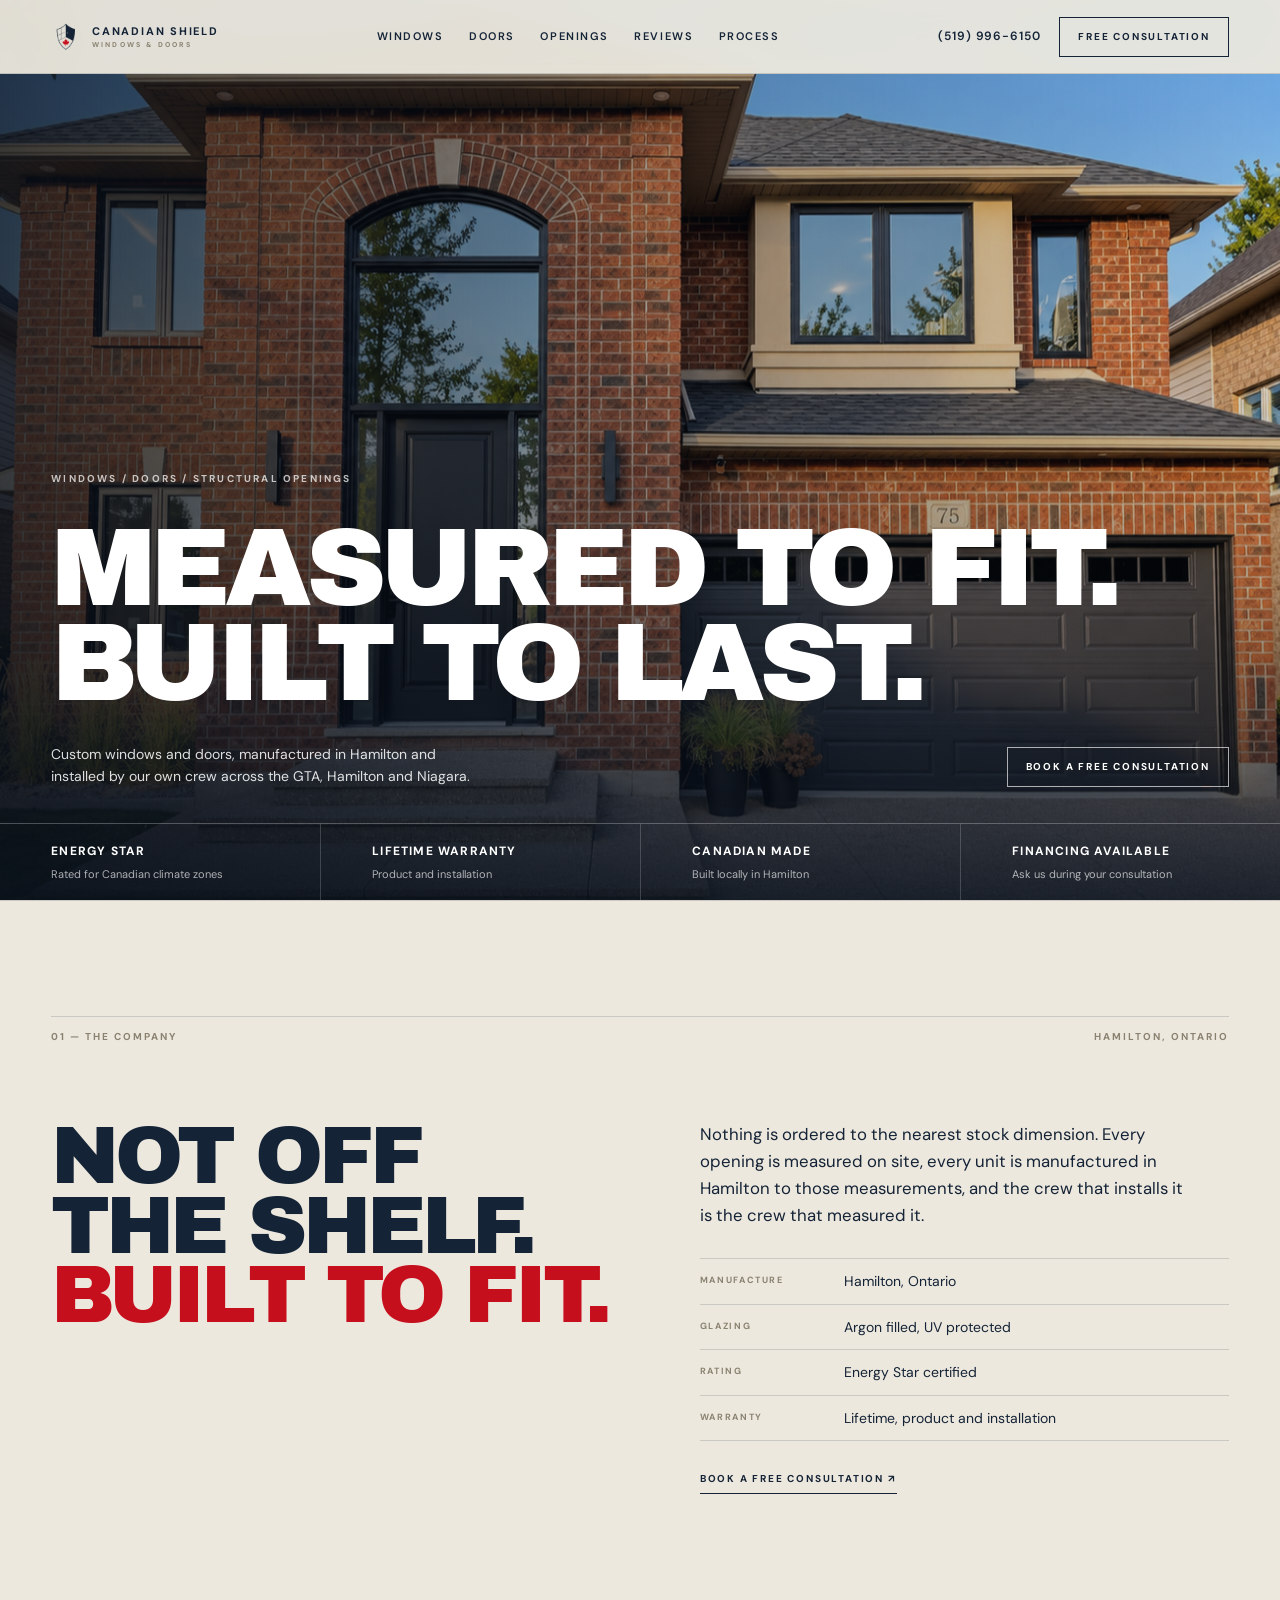
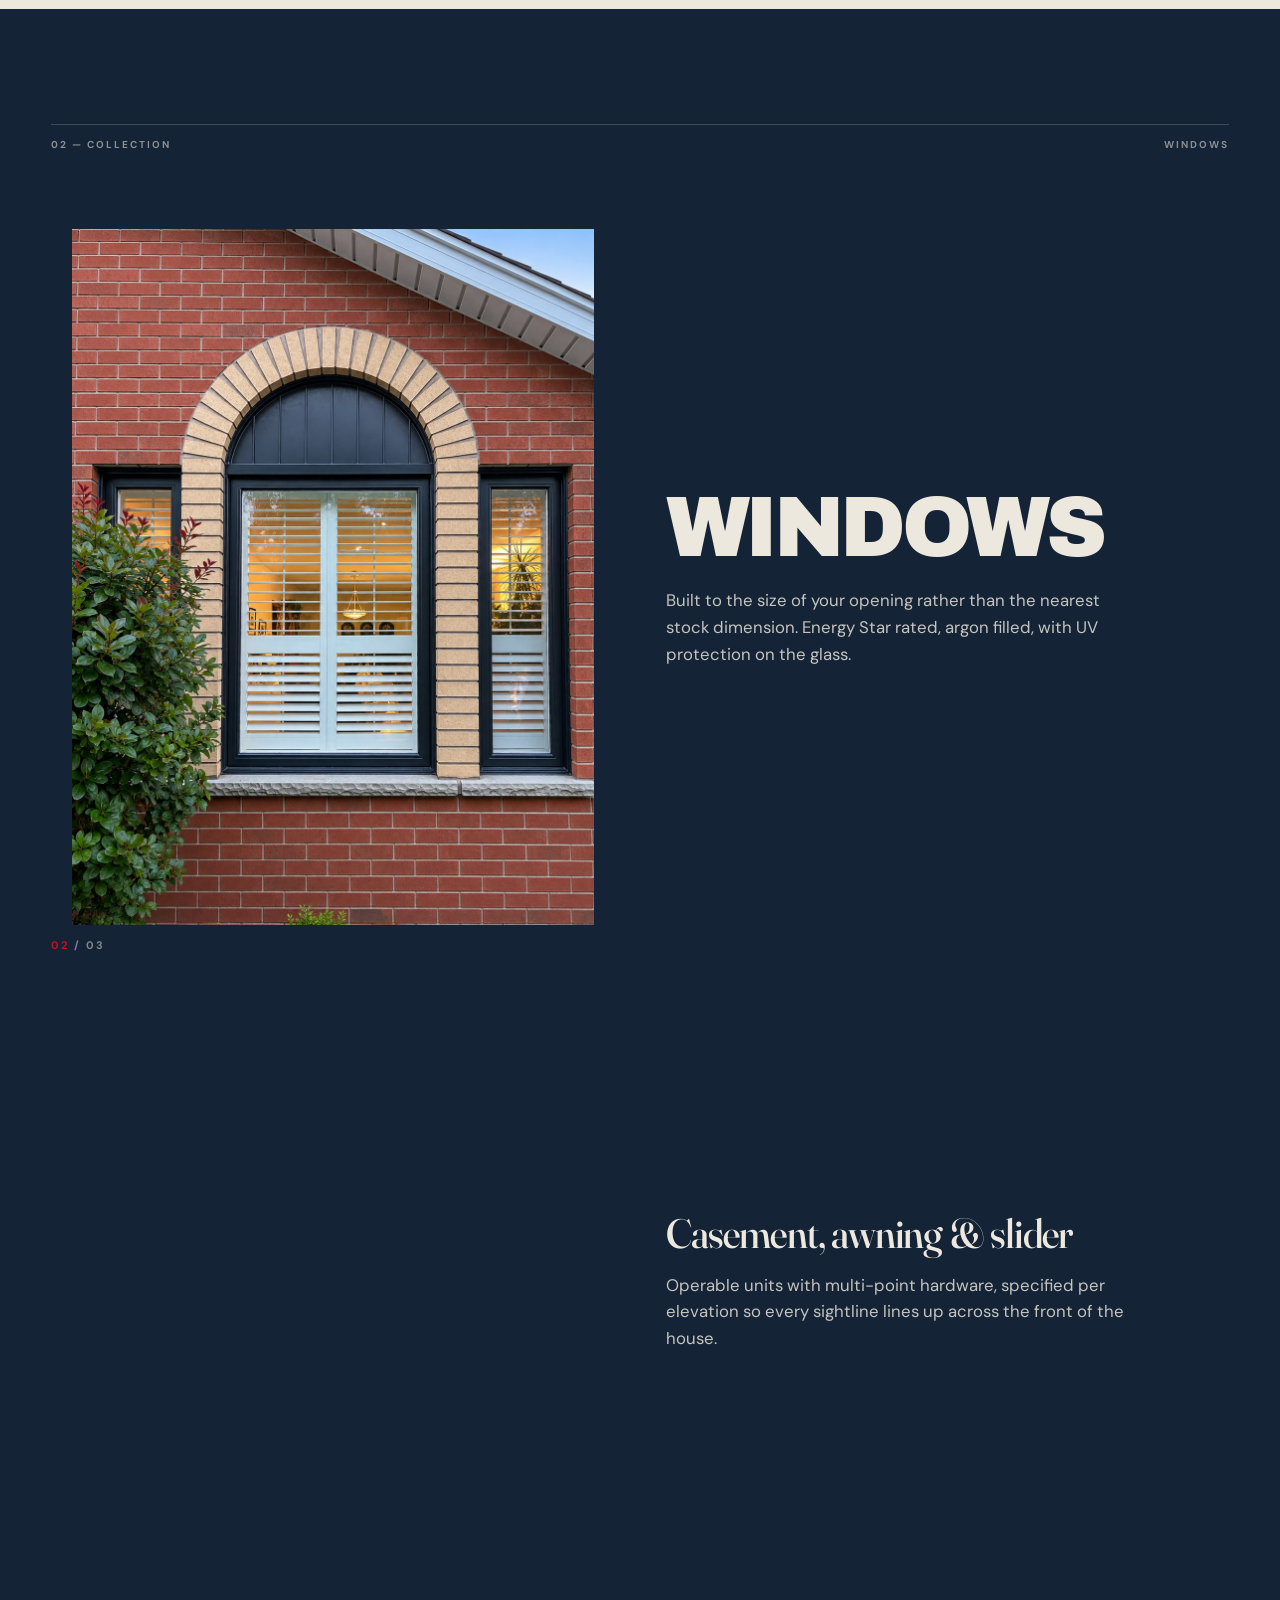
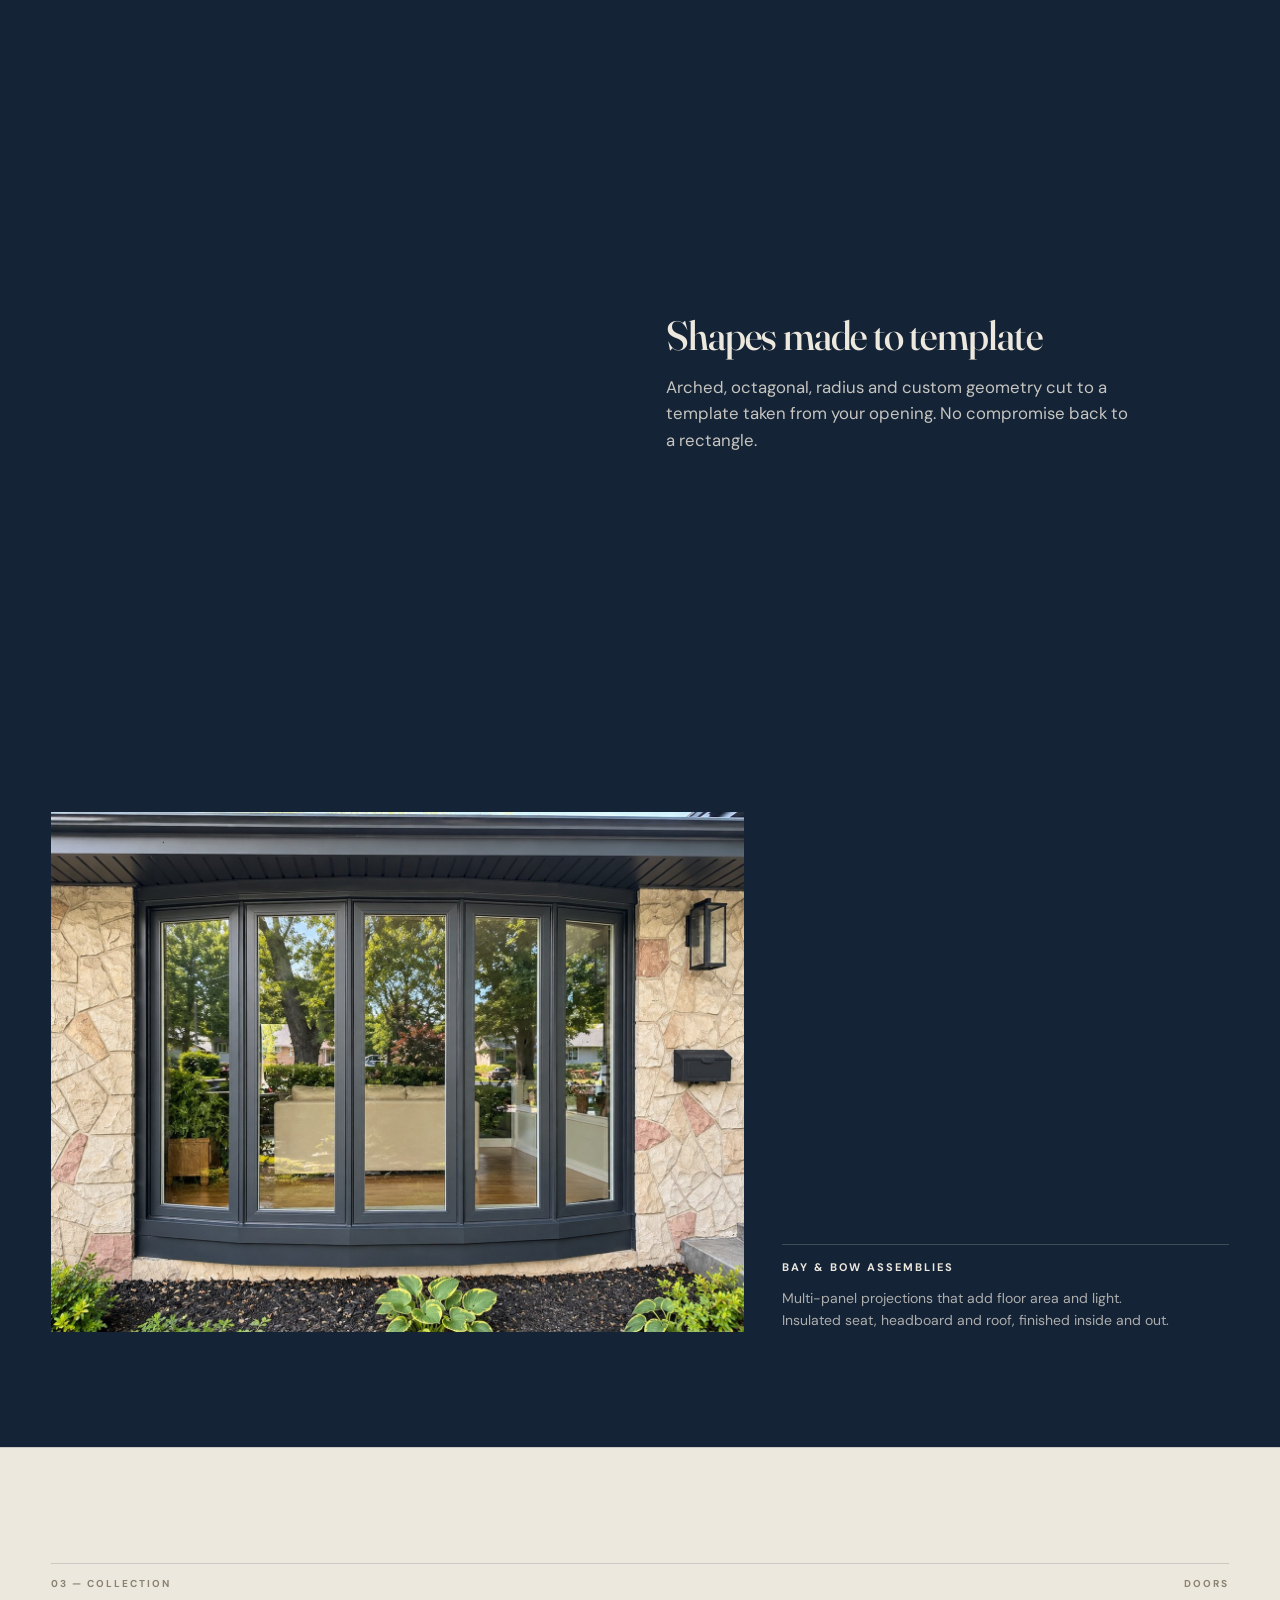
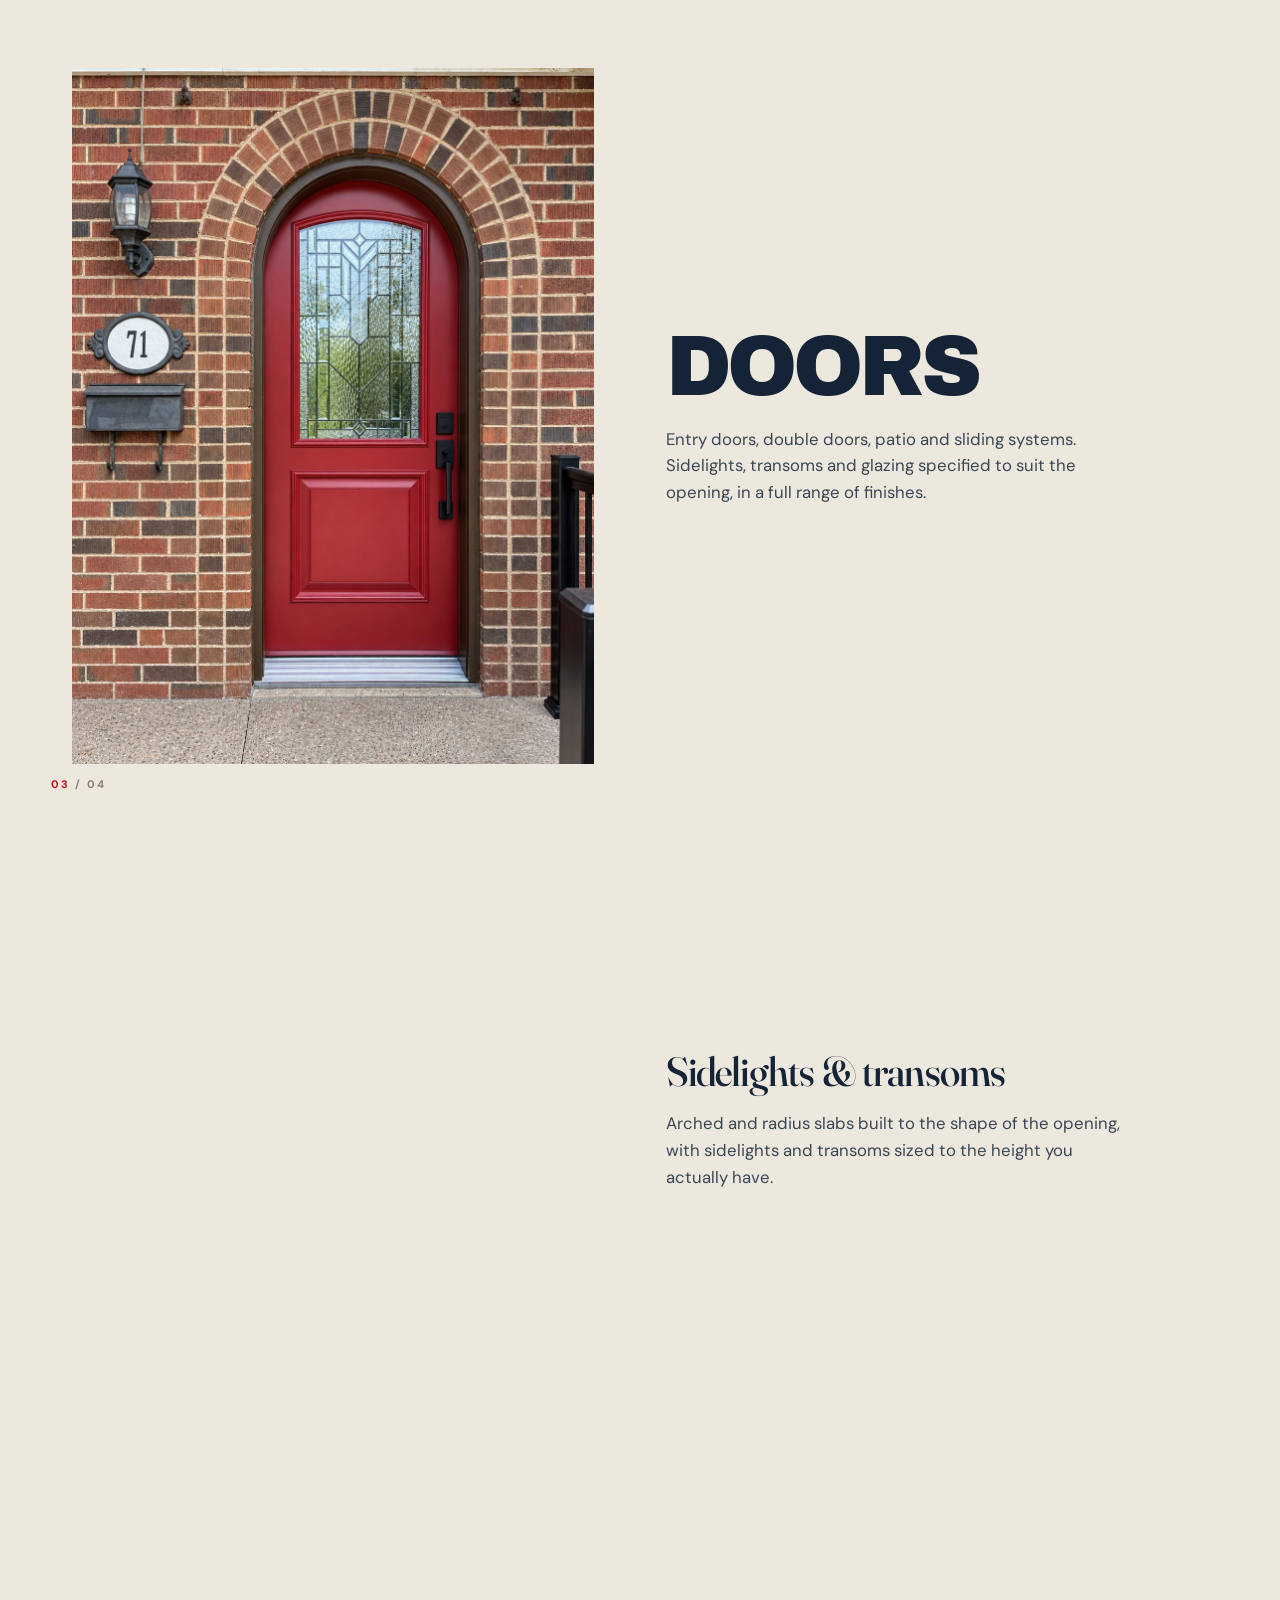
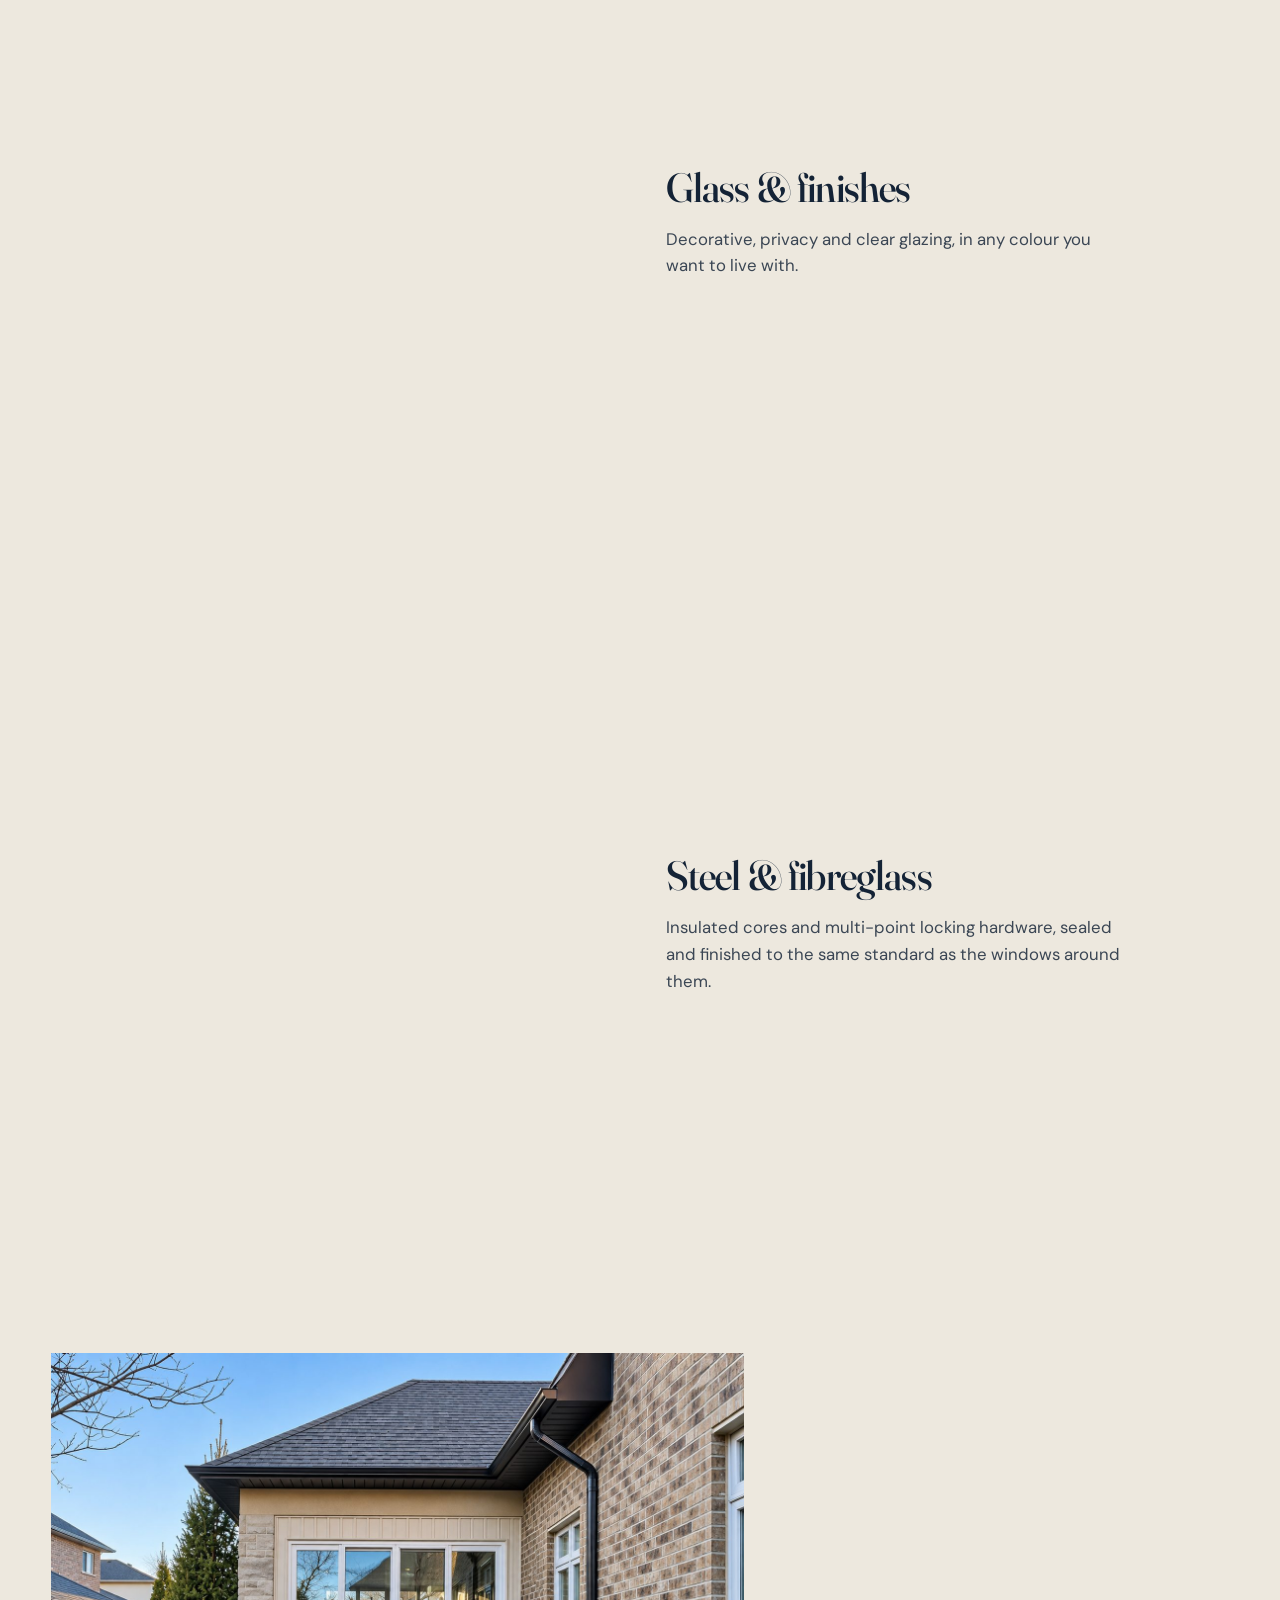
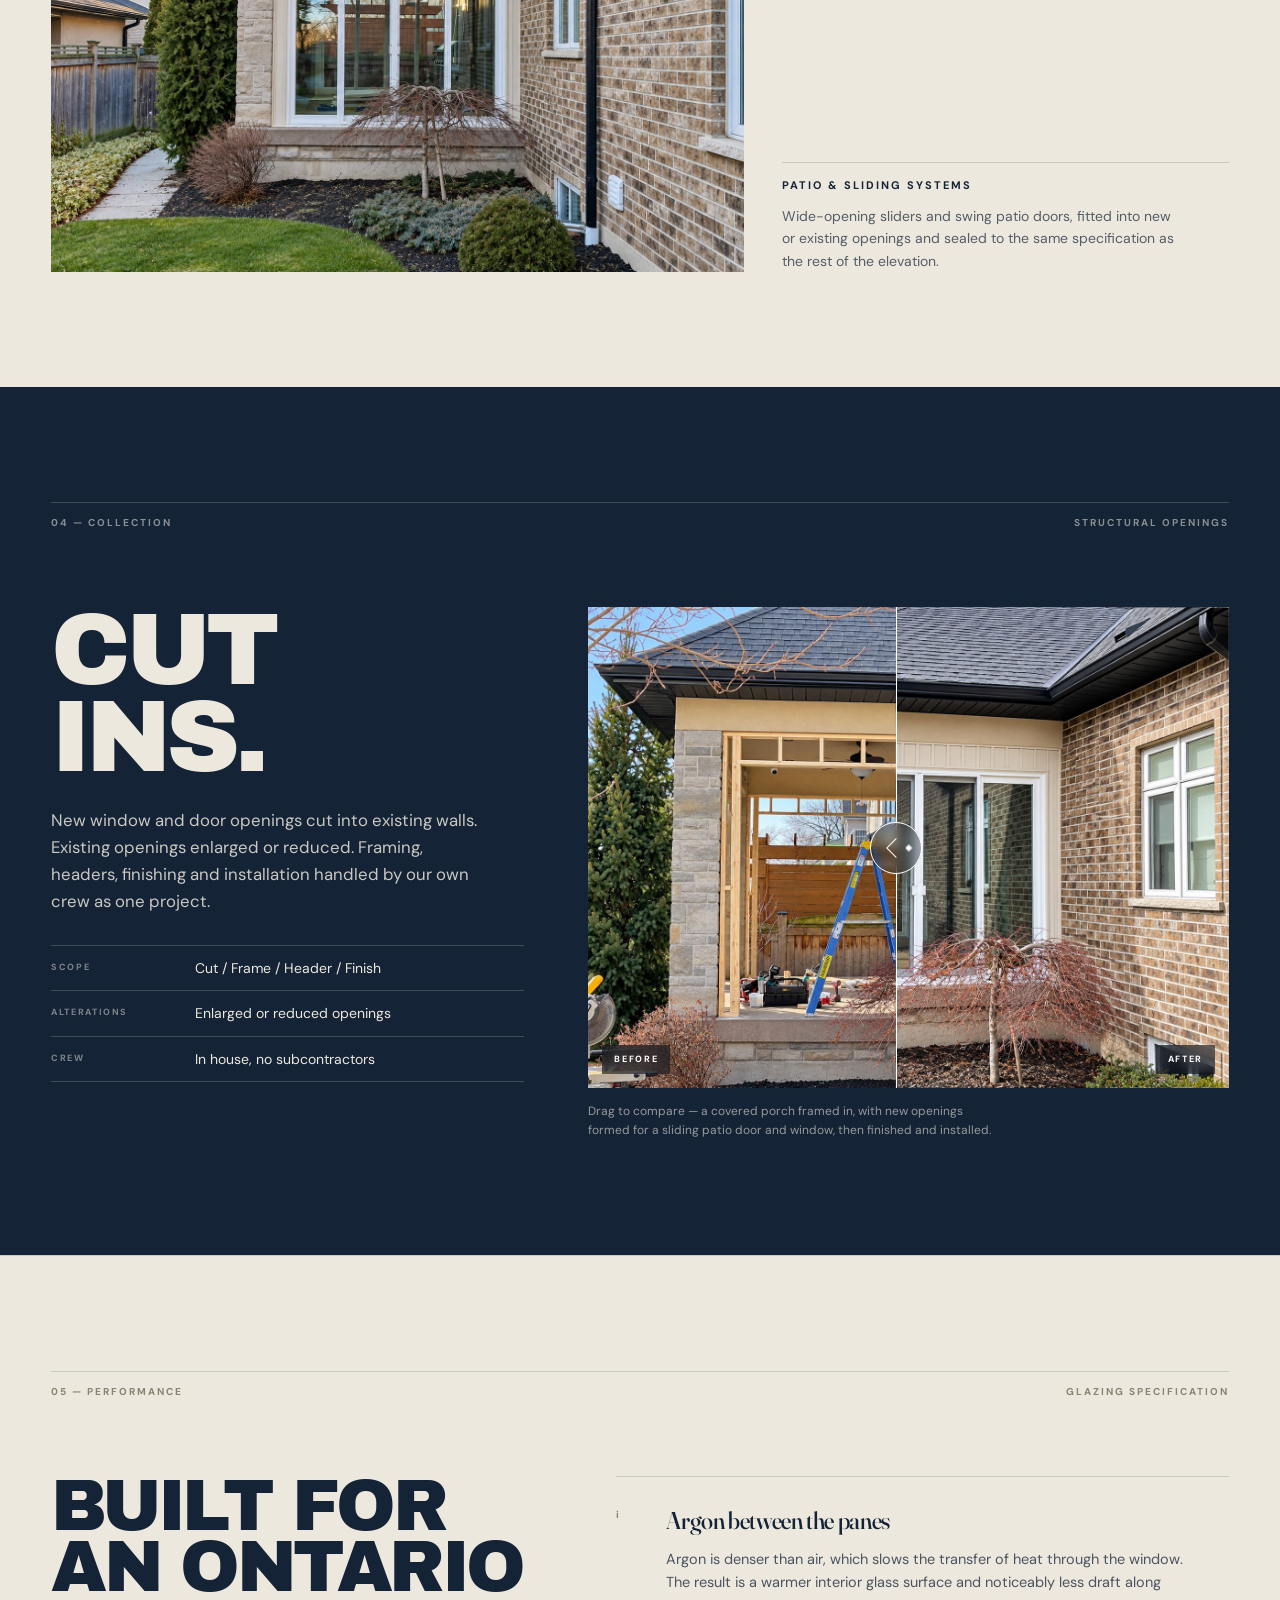
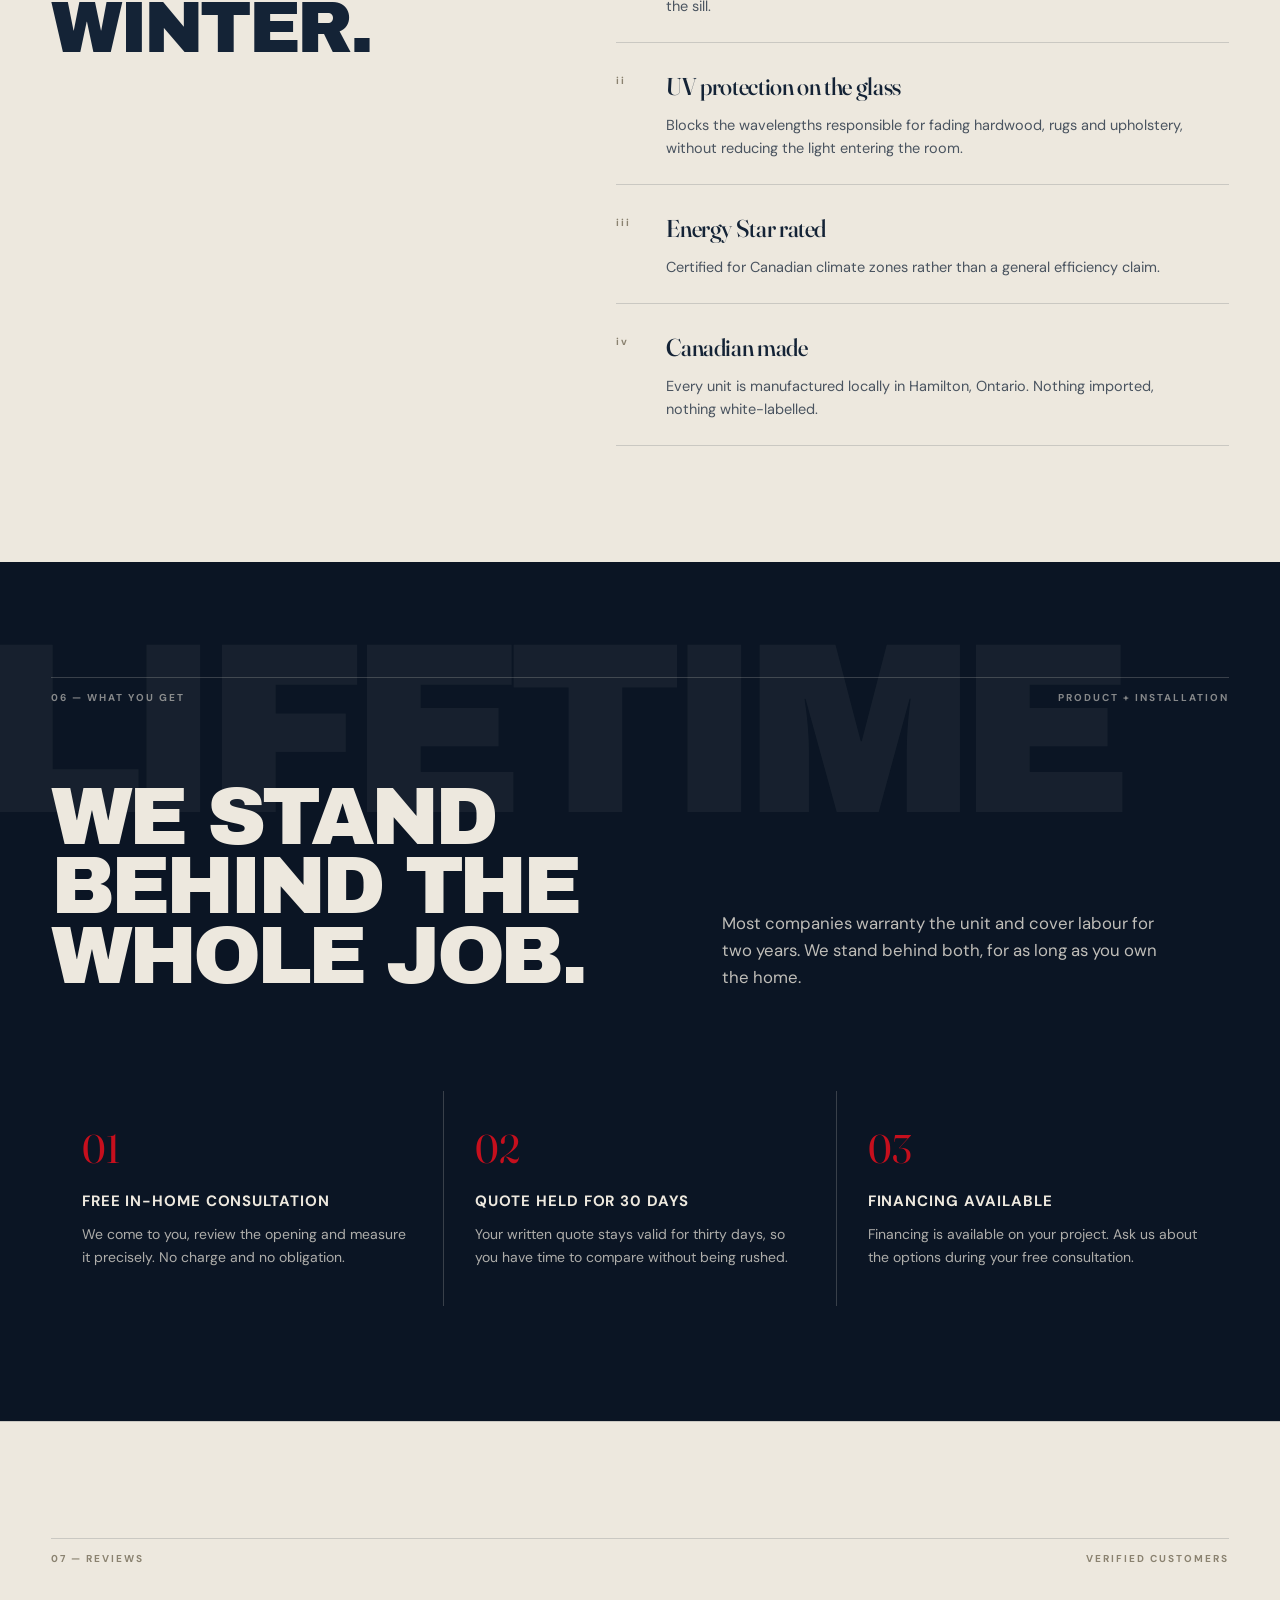
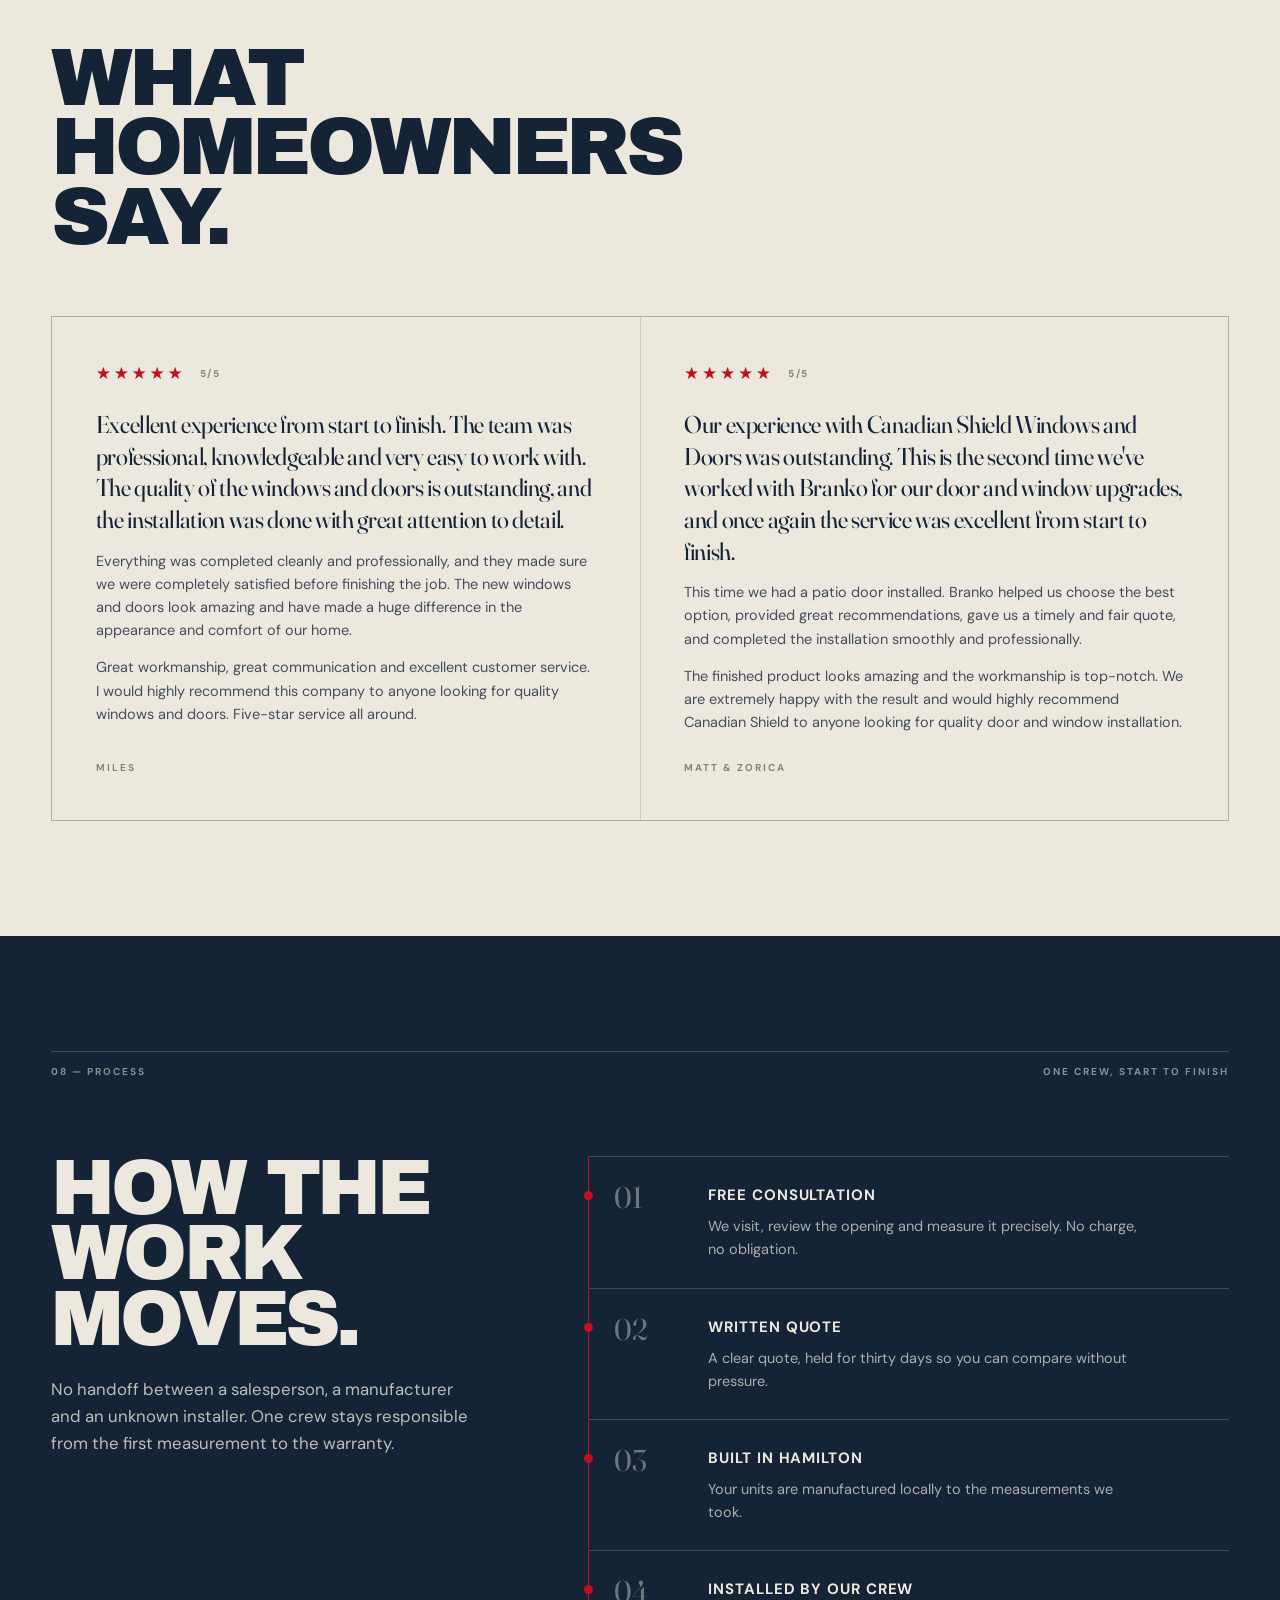
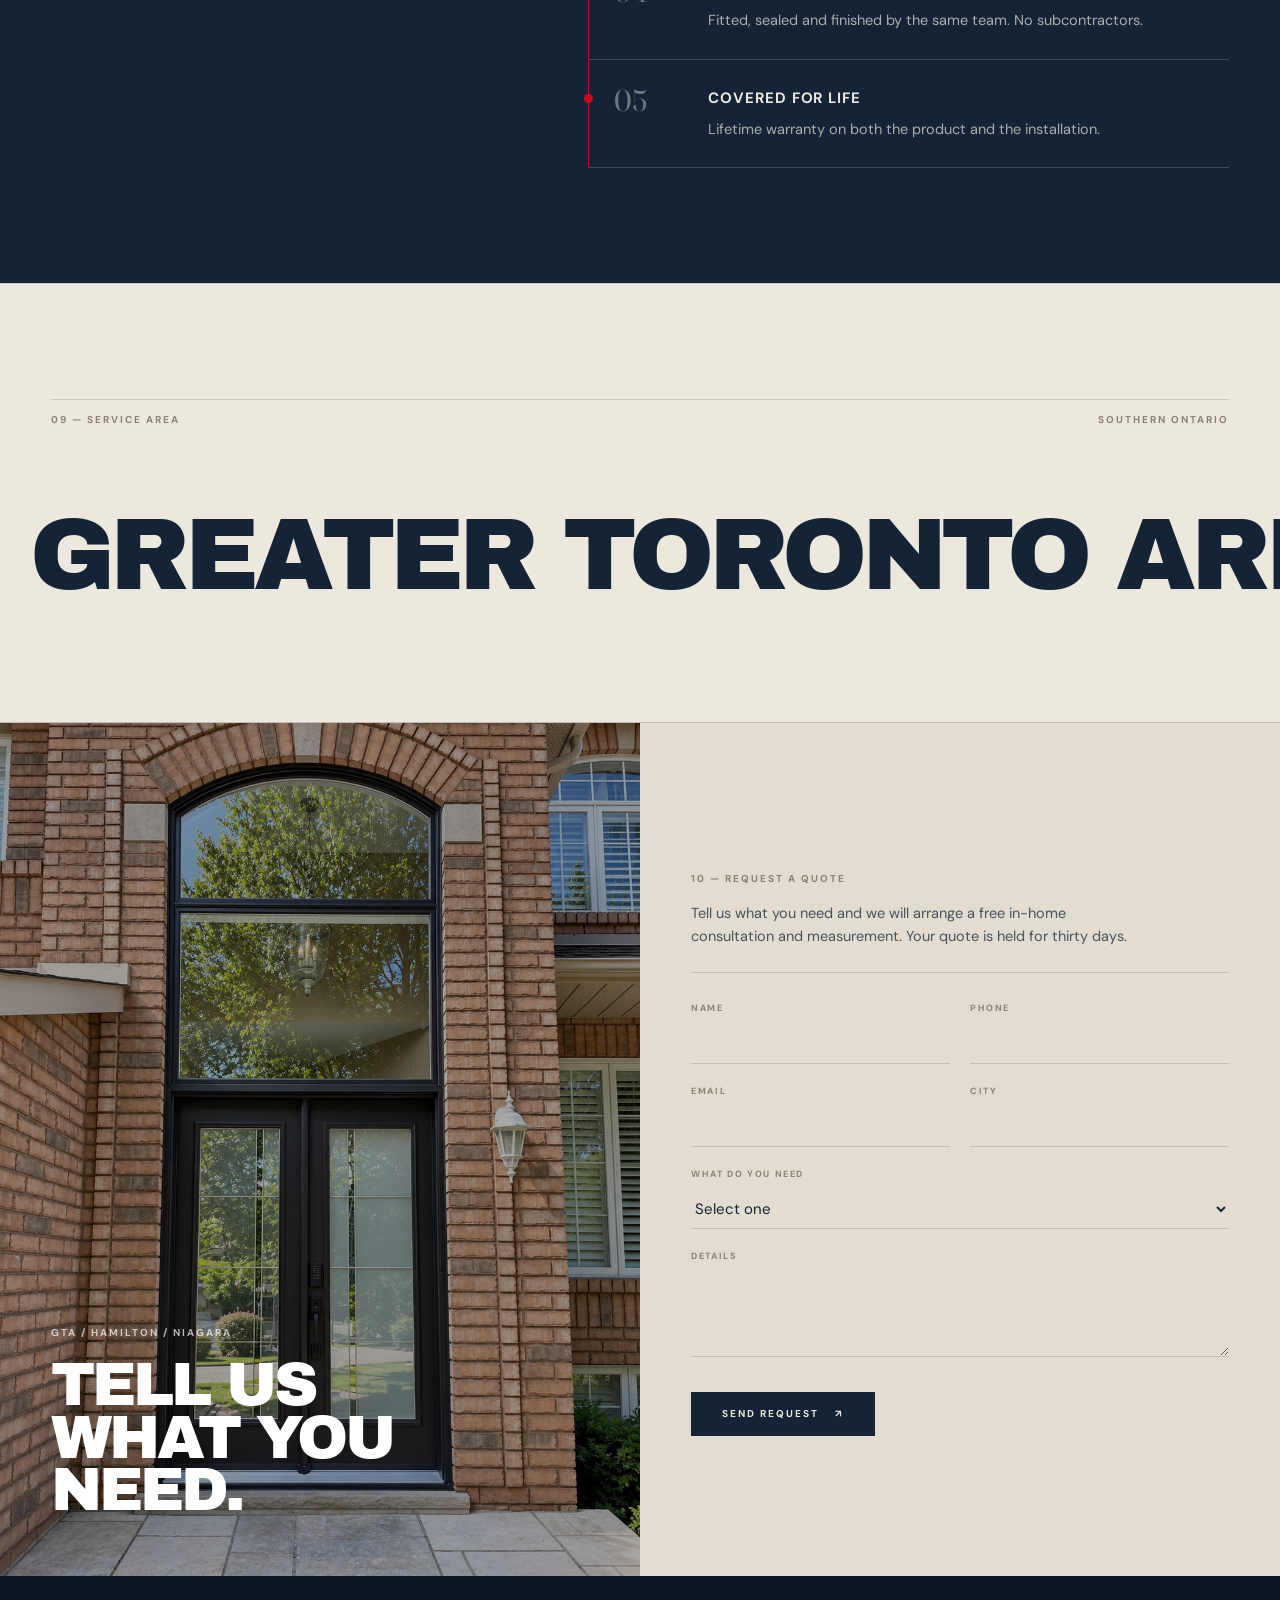
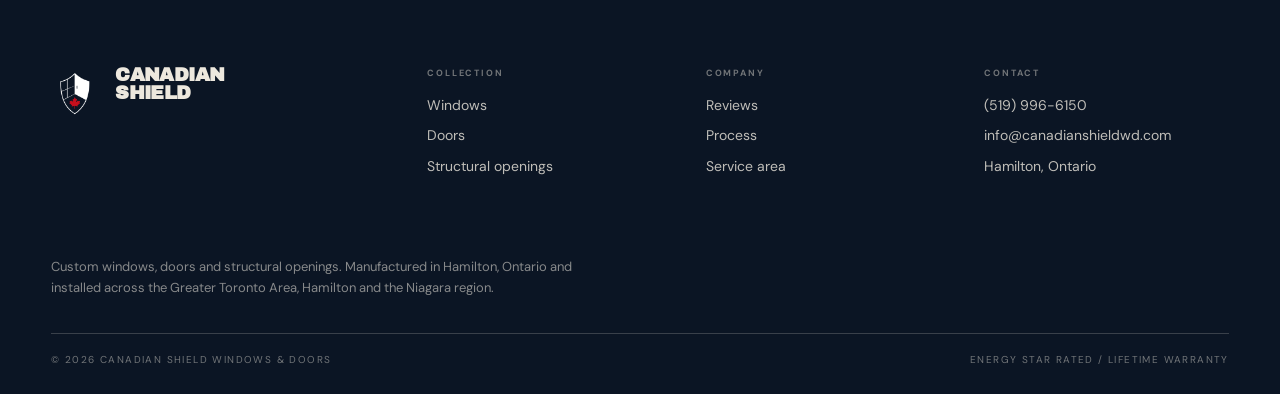
<file: index.html>
<!doctype html>
<html lang="en">
<head>
<meta charset="utf-8">
<meta name="viewport" content="width=device-width,initial-scale=1">
<title>Canadian Shield | Custom Windows &amp; Doors — Built in Hamilton, Ontario</title>
<meta name="description" content="Custom windows, doors and structural openings built in Hamilton, Ontario. Energy Star rated, argon filled, UV protected. Lifetime warranty on product and installation. Free in-home consultation across the GTA, Hamilton and Niagara.">
<link rel="preconnect" href="https://fonts.googleapis.com">
<link rel="preconnect" href="https://fonts.gstatic.com" crossorigin>
<link href="https://fonts.googleapis.com/css2?family=Archivo+Black&family=DM+Sans:wght@400;500;600;700&family=Fraunces:opsz,wght@9..144,300..600&display=swap" rel="stylesheet">
<link rel="stylesheet" href="css/styles.css">
</head>
<body>

<header class="hdr" id="hdr">
  <a class="brand" href="#top">
    <img src="images/shield.png" alt="">
    <span>CANADIAN SHIELD<small>WINDOWS &amp; DOORS</small></span>
  </a>
  <nav class="nav">
    <a href="#windows">Windows</a>
    <a href="#doors">Doors</a>
    <a href="#openings">Openings</a>
    <a href="#reviews">Reviews</a>
    <a href="#process">Process</a>
  </nav>
  <div class="hdr-r">
    <a class="tel" href="tel:+15199966150">(519) 996-6150</a>
    <a class="btn" href="#quote"><span>Free consultation</span></a>
  </div>
  <button class="burger" id="burger" aria-label="Open menu" aria-expanded="false"><i></i><i></i></button>
</header>

<nav class="drawer" id="drawer">
  <button id="drawer-close" aria-label="Close menu">Close ×</button>
  <a href="#windows">Windows</a><a href="#doors">Doors</a><a href="#openings">Openings</a>
  <a href="#reviews">Reviews</a><a href="#process">Process</a><a href="#quote">Free consultation</a>
  <span class="drawer-tel"><a href="tel:+15199966150">(519) 996-6150</a></span>
</nav>

<main id="top">

<!-- ============ 01 HERO ============ -->
<section class="hero">
  <div class="hero-media"><img src="images/cover.png" alt="A two-storey brick home with a full-height arched entry, black door and new windows throughout"></div>
  <div class="hero-scrim"></div>
  <div class="hero-in">
    <p class="kicker">Windows / Doors / Structural openings</p>
    <h1><span class="ln"><i>MEASURED TO FIT.</i></span><span class="ln"><i>BUILT TO LAST.</i></span></h1>
    <div class="hero-foot">
      <p class="hero-sub">Custom windows and doors, manufactured in Hamilton and installed by our own crew across the GTA, Hamilton and Niagara.</p>
      <a class="btn light" href="#quote"><span>Book a free consultation</span></a>
    </div>
  </div>
  <ul class="hero-bar">
    <li><b>Energy Star</b><span>Rated for Canadian climate zones</span></li>
    <li><b>Lifetime warranty</b><span>Product and installation</span></li>
    <li><b>Canadian made</b><span>Built locally in Hamilton</span></li>
    <li><b>Financing available</b><span>Ask us during your consultation</span></li>
  </ul>
</section>

<!-- ============ 02 INTRO ============ -->
<section class="band light intro">
  <div class="band-head">
    <span class="idx">01 — The company</span>
    <span class="idx">Hamilton, Ontario</span>
  </div>
  <div class="intro-grid">
    <h2 class="display">NOT OFF<br>THE SHELF.<br><em>BUILT TO FIT.</em></h2>
    <div class="intro-copy">
      <p>Nothing is ordered to the nearest stock dimension. Every opening is measured on site, every unit is manufactured in Hamilton to those measurements, and the crew that installs it is the crew that measured it.</p>
      <dl class="facts">
        <div><dt>Manufacture</dt><dd>Hamilton, Ontario</dd></div>
        <div><dt>Glazing</dt><dd>Argon filled, UV protected</dd></div>
        <div><dt>Rating</dt><dd>Energy Star certified</dd></div>
        <div><dt>Warranty</dt><dd>Lifetime, product and installation</dd></div>
      </dl>
      <a class="link" href="#quote">Book a free consultation ↗</a>
    </div>
  </div>
</section>

<!-- ============ 03 WINDOWS ============ -->
<section class="band dark pin" id="windows">
  <div class="band-head">
    <span class="idx">02 — Collection</span>
    <span class="idx">Windows</span>
  </div>
  <div class="pin-grid">
    <div class="pin-media">
      <div class="pin-stack tall">
        <figure class="on" data-i="0"><img src="images/window-bay-twostorey.jpg" alt="Two-storey dark bay window on a brick home"></figure>
        <figure data-i="1"><img src="images/window-arched-casement.jpg" alt="Arched casement window with brick voussoirs"></figure>
        <figure data-i="2"><img src="images/window-octagonal.jpg" alt="Octagonal window set into siding"></figure>
      </div>
      <span class="pin-count"><b id="wcount">01</b> / 03</span>
    </div>
    <div class="pin-panels">
      <article class="pin-panel" data-i="0" data-target="wcount">
        <h2 class="display">WINDOWS</h2>
        <p>Built to the size of your opening rather than the nearest stock dimension. Energy Star rated, argon filled, with UV protection on the glass.</p>
      </article>
      <article class="pin-panel" data-i="1" data-target="wcount">
        <h3 class="sub">Casement, awning &amp; slider</h3>
        <p>Operable units with multi-point hardware, specified per elevation so every sightline lines up across the front of the house.</p>
      </article>
      <article class="pin-panel" data-i="2" data-target="wcount">
        <h3 class="sub">Shapes made to template</h3>
        <p>Arched, octagonal, radius and custom geometry cut to a template taken from your opening. No compromise back to a rectangle.</p>
      </article>
    </div>
  </div>

  <figure class="plate">
    <img src="images/window-bow-dark.jpg" alt="Five-panel dark bow window set into a stone facade">
    <figcaption><b>Bay &amp; bow assemblies</b><span>Multi-panel projections that add floor area and light. Insulated seat, headboard and roof, finished inside and out.</span></figcaption>
  </figure>
</section>

<!-- ============ 04 DOORS ============ -->
<section class="band light pin" id="doors">
  <div class="band-head">
    <span class="idx">03 — Collection</span>
    <span class="idx">Doors</span>
  </div>
  <div class="pin-grid">
    <div class="pin-media">
      <div class="pin-stack tall">
        <figure class="on" data-i="0"><img src="images/doors-double-black.jpg" alt="Black double entry doors with glazed sidelights"></figure>
        <figure data-i="1"><img src="images/door-black-arch.jpg" alt="Black entry door beneath a tall arched transom"></figure>
        <figure data-i="2"><img src="images/door-red-arched.jpg" alt="Red arched entry door with decorative glazing"></figure>
        <figure data-i="3"><img src="images/door-navy-glass.jpg" alt="Navy entry door with full-height glazing"></figure>
      </div>
      <span class="pin-count"><b id="dcount">01</b> / 04</span>
    </div>
    <div class="pin-panels">
      <article class="pin-panel" data-i="0" data-target="dcount">
        <h2 class="display">DOORS</h2>
        <p>Entry doors, double doors, patio and sliding systems. Sidelights, transoms and glazing specified to suit the opening, in a full range of finishes.</p>
      </article>
      <article class="pin-panel" data-i="1" data-target="dcount">
        <h3 class="sub">Sidelights &amp; transoms</h3>
        <p>Arched and radius slabs built to the shape of the opening, with sidelights and transoms sized to the height you actually have.</p>
      </article>
      <article class="pin-panel" data-i="2" data-target="dcount">
        <h3 class="sub">Glass &amp; finishes</h3>
        <p>Decorative, privacy and clear glazing, in any colour you want to live with.</p>
      </article>
      <article class="pin-panel" data-i="3" data-target="dcount">
        <h3 class="sub">Steel &amp; fibreglass</h3>
        <p>Insulated cores and multi-point locking hardware, sealed and finished to the same standard as the windows around them.</p>
      </article>
    </div>
  </div>

  <figure class="plate">
    <img src="images/door-patio-exterior.jpg" alt="A finished sliding patio door set into a brick and stone elevation">
    <figcaption><b>Patio &amp; sliding systems</b><span>Wide-opening sliders and swing patio doors, fitted into new or existing openings and sealed to the same specification as the rest of the elevation.</span></figcaption>
  </figure>
</section>

<!-- ============ 05 STRUCTURAL OPENINGS ============ -->
<section class="band dark openings" id="openings">
  <div class="band-head">
    <span class="idx">04 — Collection</span>
    <span class="idx">Structural openings</span>
  </div>
  <div class="open-grid">
    <div class="open-copy">
      <h2 class="display">CUT<br>INS.</h2>
      <p>New window and door openings cut into existing walls. Existing openings enlarged or reduced. Framing, headers, finishing and installation handled by our own crew as one project.</p>
      <dl class="facts inv">
        <div><dt>Scope</dt><dd>Cut / Frame / Header / Finish</dd></div>
        <div><dt>Alterations</dt><dd>Enlarged or reduced openings</dd></div>
        <div><dt>Crew</dt><dd>In house, no subcontractors</dd></div>
      </dl>
    </div>
    <div class="open-compare">
      <div class="ba" id="ba">
        <figure><img src="images/structural-before.jpg" alt="A covered porch being framed in, with new openings formed for a door and window"></figure>
        <figure class="af"><img src="images/door-patio-sliding.jpg" alt="The same wall finished with a sliding patio door and window installed"></figure>
        <span class="tg l">Before</span><span class="tg r">After</span>
        <div class="bar"></div>
      </div>
      <p class="cap">Drag to compare — a covered porch framed in, with new openings formed for a sliding patio door and window, then finished and installed.</p>
    </div>
  </div>
</section>

<!-- ============ 06 PERFORMANCE ============ -->
<section class="band light perf">
  <div class="band-head">
    <span class="idx">05 — Performance</span>
    <span class="idx">Glazing specification</span>
  </div>
  <div class="perf-grid">
    <h2 class="display">BUILT FOR<br>AN ONTARIO<br>WINTER.</h2>
    <div class="perf-rows">
      <div class="perf-row"><b>i</b><div><h3>Argon between the panes</h3><p>Argon is denser than air, which slows the transfer of heat through the window. The result is a warmer interior glass surface and noticeably less draft along the sill.</p></div></div>
      <div class="perf-row"><b>ii</b><div><h3>UV protection on the glass</h3><p>Blocks the wavelengths responsible for fading hardwood, rugs and upholstery, without reducing the light entering the room.</p></div></div>
      <div class="perf-row"><b>iii</b><div><h3>Energy Star rated</h3><p>Certified for Canadian climate zones rather than a general efficiency claim.</p></div></div>
      <div class="perf-row"><b>iv</b><div><h3>Canadian made</h3><p>Every unit is manufactured locally in Hamilton, Ontario. Nothing imported, nothing white-labelled.</p></div></div>
    </div>
  </div>
</section>

<!-- ============ 07 WARRANTY + OFFER ============ -->
<section class="band deep warranty">
  <div class="warr-word" id="warrword">LIFETIME</div>
  <div class="band-head inv">
    <span class="idx">06 — What you get</span>
    <span class="idx">Product + installation</span>
  </div>
  <div class="warr-grid">
    <h2 class="display">WE STAND<br>BEHIND THE<br>WHOLE JOB.</h2>
    <p class="warr-copy">Most companies warranty the unit and cover labour for two years. We stand behind both, for as long as you own the home.</p>
  </div>
  <div class="offer">
    <div class="offer-cell">
      <span class="offer-n">01</span>
      <h3>Free in-home consultation</h3>
      <p>We come to you, review the opening and measure it precisely. No charge and no obligation.</p>
    </div>
    <div class="offer-cell">
      <span class="offer-n">02</span>
      <h3>Quote held for 30 days</h3>
      <p>Your written quote stays valid for thirty days, so you have time to compare without being rushed.</p>
    </div>
    <div class="offer-cell">
      <span class="offer-n">03</span>
      <h3>Financing available</h3>
      <p>Financing is available on your project. Ask us about the options during your free consultation.</p>
    </div>
  </div>
</section>

<!-- ============ 08 REVIEWS ============ -->
<section class="band light reviews" id="reviews">
  <div class="band-head">
    <span class="idx">07 — Reviews</span>
    <span class="idx">Verified customers</span>
  </div>
  <h2 class="display rev-title">WHAT<br>HOMEOWNERS<br>SAY.</h2>
  <div class="rev-grid">
    <figure class="rev">
      <div class="stars" aria-label="5 out of 5 stars">★★★★★<span>5/5</span></div>
      <blockquote>
        <p>Excellent experience from start to finish. The team was professional, knowledgeable and very easy to work with. The quality of the windows and doors is outstanding, and the installation was done with great attention to detail.</p>
        <p>Everything was completed cleanly and professionally, and they made sure we were completely satisfied before finishing the job. The new windows and doors look amazing and have made a huge difference in the appearance and comfort of our home.</p>
        <p>Great workmanship, great communication and excellent customer service. I would highly recommend this company to anyone looking for quality windows and doors. Five-star service all around.</p>
      </blockquote>
      <figcaption>Miles</figcaption>
    </figure>
    <figure class="rev">
      <div class="stars" aria-label="5 out of 5 stars">★★★★★<span>5/5</span></div>
      <blockquote>
        <p>Our experience with Canadian Shield Windows and Doors was outstanding. This is the second time we've worked with Branko for our door and window upgrades, and once again the service was excellent from start to finish.</p>
        <p>This time we had a patio door installed. Branko helped us choose the best option, provided great recommendations, gave us a timely and fair quote, and completed the installation smoothly and professionally.</p>
        <p>The finished product looks amazing and the workmanship is top-notch. We are extremely happy with the result and would highly recommend Canadian Shield to anyone looking for quality door and window installation.</p>
      </blockquote>
      <figcaption>Matt &amp; Zorica</figcaption>
    </figure>
  </div>
</section>

<!-- ============ 09 PROCESS ============ -->
<section class="band dark process" id="process">
  <div class="band-head inv">
    <span class="idx">08 — Process</span>
    <span class="idx">One crew, start to finish</span>
  </div>
  <div class="proc-grid">
    <div class="proc-copy">
      <h2 class="display">HOW THE<br>WORK<br>MOVES.</h2>
      <p>No handoff between a salesperson, a manufacturer and an unknown installer. One crew stays responsible from the first measurement to the warranty.</p>
    </div>

    <ol class="steps" id="steps">
      <li class="step"><span class="step-n">01</span><div><h3>Free consultation</h3><p>We visit, review the opening and measure it precisely. No charge, no obligation.</p></div></li>
      <li class="step"><span class="step-n">02</span><div><h3>Written quote</h3><p>A clear quote, held for thirty days so you can compare without pressure.</p></div></li>
      <li class="step"><span class="step-n">03</span><div><h3>Built in Hamilton</h3><p>Your units are manufactured locally to the measurements we took.</p></div></li>
      <li class="step"><span class="step-n">04</span><div><h3>Installed by our crew</h3><p>Fitted, sealed and finished by the same team. No subcontractors.</p></div></li>
      <li class="step"><span class="step-n">05</span><div><h3>Covered for life</h3><p>Lifetime warranty on both the product and the installation.</p></div></li>
    </ol>
  </div>
</section>

<!-- ============ 10 SERVICE AREA ============ -->
<section class="band light areas" id="areas">
  <div class="band-head">
    <span class="idx">09 — Service area</span>
    <span class="idx">Southern Ontario</span>
  </div>
  <div class="track" aria-label="Greater Toronto Area, Hamilton, Niagara">
    <span>GREATER TORONTO AREA</span><span>HAMILTON</span><span>NIAGARA</span>
    <span>GREATER TORONTO AREA</span><span>HAMILTON</span><span>NIAGARA</span>
  </div>
</section>

<!-- ============ 11 QUOTE ============ -->
<section class="quote" id="quote">
  <div class="quote-media">
    <img src="images/door-arch-transom.jpg" alt="A finished black entry door beneath an arched transom">
    <div class="quote-over">
      <span class="idx">GTA / Hamilton / Niagara</span>
      <h2 class="display">TELL US<br>WHAT YOU<br>NEED.</h2>
    </div>
  </div>
  <div class="quote-form">
    <div class="form-head">
      <span class="idx">10 — Request a quote</span>
      <p>Tell us what you need and we will arrange a free in-home consultation and measurement. Your quote is held for thirty days.</p>
    </div>
    <form name="quote" method="POST" action="https://formspree.io/f/maenvbko">
      <div class="frow">
        <label>Name<input name="name" autocomplete="name" required></label>
        <label>Phone<input name="phone" type="tel" autocomplete="tel" required></label>
      </div>
      <div class="frow">
        <label>Email<input name="email" type="email" autocomplete="email" required></label>
        <label>City<input name="city" autocomplete="address-level2"></label>
      </div>
      <label>What do you need
        <select name="type">
          <option value="">Select one</option>
          <option>Windows</option>
          <option>Entry or exterior door</option>
          <option>Patio or sliding door</option>
          <option>A new opening cut in</option>
          <option>Full home replacement</option>
          <option>Not sure yet</option>
        </select>
      </label>
      <label>Details<textarea name="message" rows="3"></textarea></label>
      <button type="submit"><span>Send request</span> <i>↗</i></button>
    </form>
  </div>
</section>

<footer>
  <div class="f-top">
    <div class="f-brand">
      <img src="images/shield-white.png" alt="Canadian Shield">
      <strong>CANADIAN<br>SHIELD</strong>
    </div>
    <div class="f-col">
      <h4>Collection</h4>
      <a href="#windows">Windows</a><a href="#doors">Doors</a><a href="#openings">Structural openings</a>
    </div>
    <div class="f-col">
      <h4>Company</h4>
      <a href="#reviews">Reviews</a><a href="#process">Process</a><a href="#areas">Service area</a>
    </div>
    <div class="f-col">
      <h4>Contact</h4>
      <a href="tel:+15199966150">(519) 996-6150</a>
      <a href="mailto:info@canadianshieldwd.com">info@canadianshieldwd.com</a>
      <span>Hamilton, Ontario</span>
    </div>
  </div>
  <p class="f-note">Custom windows, doors and structural openings. Manufactured in Hamilton, Ontario and installed across the Greater Toronto Area, Hamilton and the Niagara region.</p>
  <div class="f-bot">
    <span>© 2026 Canadian Shield Windows &amp; Doors</span>
    <span>Energy Star rated / Lifetime warranty</span>
  </div>
</footer>

</main>
<script src="js/main.js"></script>
</body>
</html>
</file>
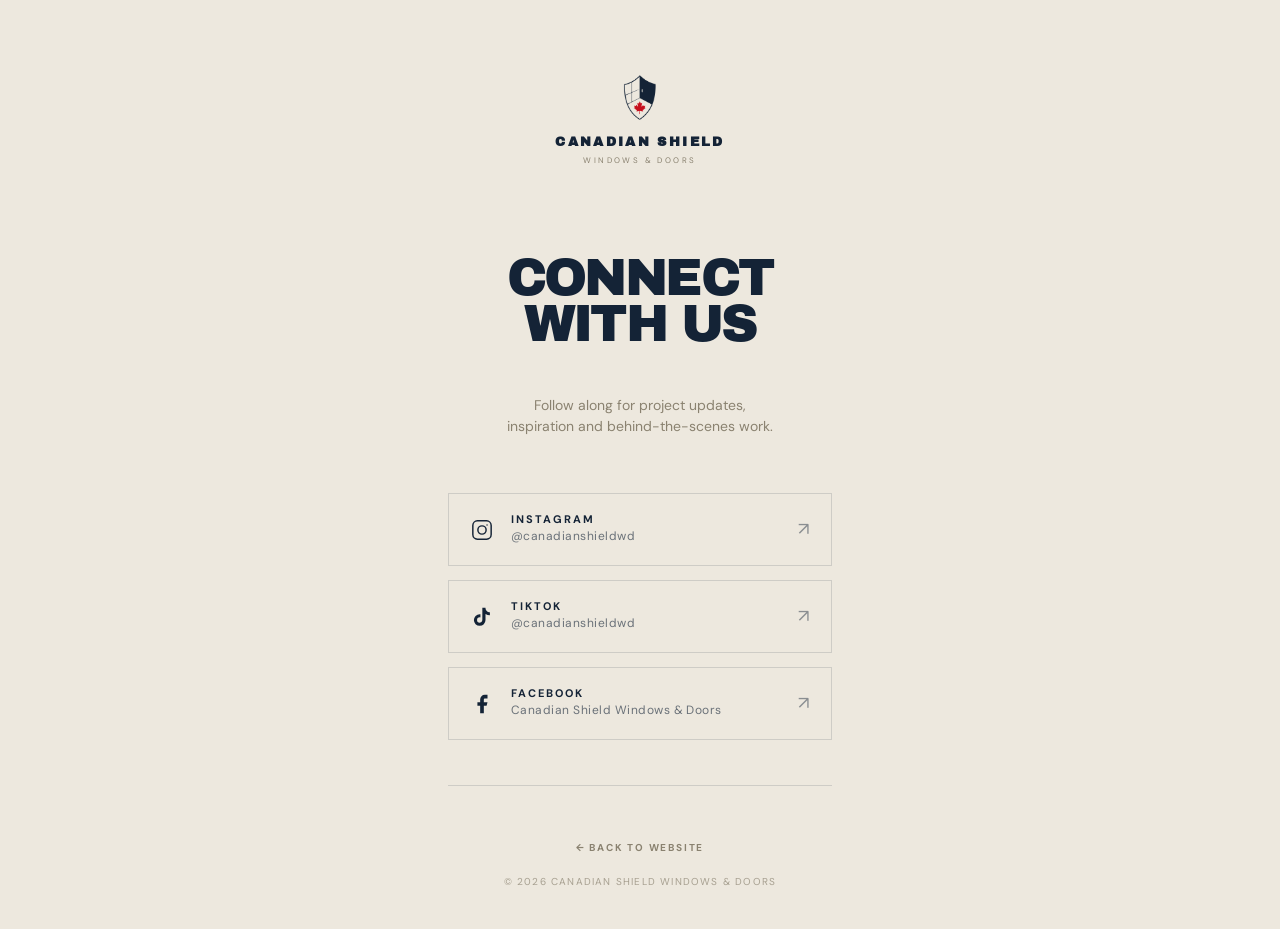
<file: connect.html>
<!doctype html>
<html lang="en">
<head>
<meta charset="utf-8">
<meta name="viewport" content="width=device-width,initial-scale=1">
<title>Connect With Us — Canadian Shield Windows &amp; Doors</title>
<meta name="description" content="Follow Canadian Shield Windows & Doors on Instagram, TikTok and Facebook for project updates, tips and inspiration.">
<meta name="robots" content="noindex">
<link rel="preconnect" href="https://fonts.googleapis.com">
<link rel="preconnect" href="https://fonts.gstatic.com" crossorigin>
<link href="https://fonts.googleapis.com/css2?family=Archivo+Black&family=DM+Sans:wght@400;500;600;700&display=swap" rel="stylesheet">
<style>
:root{
  --navy:#142336;
  --deep:#0B1524;
  --bone:#EDE8DE;
  --bone-2:#E3DCD0;
  --stone:#8A8270;
  --red:#C60F1D;
  --rule:rgba(20,35,54,.14);
}
*{box-sizing:border-box}
html{-webkit-text-size-adjust:100%}
body{
  margin:0;min-height:100svh;
  background:var(--bone);color:var(--navy);
  font-family:'DM Sans',system-ui,sans-serif;
  font-size:16px;line-height:1.5;
  -webkit-font-smoothing:antialiased;
  display:flex;flex-direction:column;align-items:center;
}
a{color:inherit;text-decoration:none}
p{margin:0}

/* ---- page wrapper ---- */
.page{
  width:100%;max-width:480px;
  padding:clamp(40px,8svh,80px) clamp(24px,6vw,48px) clamp(32px,6svh,60px);
  display:flex;flex-direction:column;align-items:center;gap:0;
  flex:1;
}

/* ---- logo ---- */
.logo{display:flex;flex-direction:column;align-items:center;gap:12px;margin-bottom:clamp(36px,6svh,56px)}
.logo img{width:52px;height:auto}
.logo-name{text-align:center}
.logo-name strong{display:block;font-family:'Archivo Black',sans-serif;font-size:13px;letter-spacing:.18em;line-height:1}
.logo-name small{display:block;font-size:8px;letter-spacing:.3em;text-transform:uppercase;color:var(--stone);margin-top:5px}

/* ---- heading ---- */
.heading{text-align:center;margin-bottom:clamp(8px,2svh,14px)}
.heading h1{
  font-family:'Archivo Black',sans-serif;font-weight:400;
  font-size:clamp(36px,9vw,52px);letter-spacing:-.05em;line-height:.88;
  text-transform:uppercase;
}
.tagline{
  text-align:center;font-size:14px;color:var(--stone);
  max-width:28ch;line-height:1.5;
  margin-bottom:clamp(36px,7svh,56px);
}

/* ---- social buttons ---- */
.socials{width:100%;display:flex;flex-direction:column;gap:14px}

.social-btn{
  display:flex;align-items:center;gap:18px;
  width:100%;padding:20px 22px;
  border:1px solid var(--rule);background:transparent;
  color:var(--navy);text-decoration:none;
  position:relative;overflow:hidden;isolation:isolate;
  transition:border-color .35s;
  -webkit-tap-highlight-color:transparent;
}
.social-btn:before{
  content:"";position:absolute;inset:0;
  background:var(--navy);
  transform:translateY(101%);
  transition:transform .42s cubic-bezier(.2,.8,.2,1);
}
.social-btn:hover:before,
.social-btn:focus-visible:before{transform:translateY(0)}
.social-btn:hover,
.social-btn:focus-visible{border-color:var(--navy);color:var(--bone)}

.social-btn svg{width:22px;height:22px;flex:none;position:relative;z-index:2;transition:color .4s}
.social-btn-label{position:relative;z-index:2;display:flex;flex-direction:column;gap:2px}
.social-btn-label strong{font-size:11px;letter-spacing:.18em;text-transform:uppercase;font-weight:700;line-height:1;transition:color .4s}
.social-btn-label span{font-size:12px;opacity:.6;letter-spacing:.04em;transition:color .4s,opacity .4s}
.social-btn:hover .social-btn-label span,
.social-btn:focus-visible .social-btn-label span{opacity:.7}
.social-btn-arrow{margin-left:auto;position:relative;z-index:2;font-size:18px;opacity:.45;transition:opacity .35s,transform .35s,color .4s}
.social-btn:hover .social-btn-arrow,
.social-btn:focus-visible .social-btn-arrow{opacity:.9;transform:translate(3px,-3px)}

:focus-visible{outline:2px solid var(--red);outline-offset:3px}

/* ---- divider ---- */
.divider{
  width:100%;margin:clamp(32px,5svh,48px) 0 0;
  border:0;border-top:1px solid var(--rule);
}

/* ---- footer ---- */
.foot{
  width:100%;max-width:480px;
  padding:0 clamp(24px,6vw,48px) clamp(28px,5svh,40px);
  display:flex;flex-direction:column;align-items:center;gap:14px;
}
.foot-back{
  display:inline-flex;align-items:center;gap:8px;
  font-size:10px;letter-spacing:.18em;text-transform:uppercase;font-weight:700;
  color:var(--stone);
  border-bottom:1px solid transparent;
  transition:color .35s,border-color .35s;
  padding-bottom:4px;
}
.foot-back:hover{color:var(--navy);border-bottom-color:var(--navy)}
.foot-copy{font-size:10px;letter-spacing:.12em;text-transform:uppercase;color:var(--stone);opacity:.7}

@media(prefers-reduced-motion:reduce){
  *,*::before,*::after{transition-duration:.001ms!important}
}
</style>
</head>
<body>

<div class="page">

  <!-- Logo -->
  <div class="logo">
    <img src="images/shield.png" alt="Canadian Shield">
    <div class="logo-name">
      <strong>CANADIAN SHIELD</strong>
      <small>Windows &amp; Doors</small>
    </div>
  </div>

  <!-- Heading -->
  <div class="heading">
    <h1>Connect<br>With Us</h1>
  </div>
  <p class="tagline">Follow along for project updates, inspiration and behind-the-scenes work.</p>

  <!-- Social buttons -->
  <div class="socials">

    <!-- Instagram -->
    <a class="social-btn" href="https://www.instagram.com/canadianshieldwd/" target="_blank" rel="noopener noreferrer" aria-label="Canadian Shield on Instagram">
      <svg viewBox="0 0 24 24" fill="none" stroke="currentColor" stroke-width="1.6" stroke-linecap="round" stroke-linejoin="round" aria-hidden="true">
        <rect x="2" y="2" width="20" height="20" rx="5" ry="5"/>
        <circle cx="12" cy="12" r="4.5"/>
        <circle cx="17.5" cy="6.5" r=".8" fill="currentColor" stroke="none"/>
      </svg>
      <div class="social-btn-label">
        <strong>Instagram</strong>
        <span>@canadianshieldwd</span>
      </div>
      <span class="social-btn-arrow" aria-hidden="true">↗</span>
    </a>

    <!-- TikTok -->
    <a class="social-btn" href="https://www.tiktok.com/@canadianshieldwd" target="_blank" rel="noopener noreferrer" aria-label="Canadian Shield on TikTok">
      <svg viewBox="0 0 24 24" fill="currentColor" aria-hidden="true">
        <path d="M19.59 6.69a4.83 4.83 0 0 1-3.77-4.25V2h-3.45v13.67a2.89 2.89 0 0 1-2.88 2.5 2.89 2.89 0 0 1-2.89-2.89 2.89 2.89 0 0 1 2.89-2.89c.28 0 .54.04.79.1V9.01a6.3 6.3 0 0 0-.79-.05 6.34 6.34 0 0 0-6.34 6.34 6.34 6.34 0 0 0 6.34 6.34 6.34 6.34 0 0 0 6.33-6.34V8.69a8.18 8.18 0 0 0 4.78 1.52V6.78a4.85 4.85 0 0 1-1.01-.09z"/>
      </svg>
      <div class="social-btn-label">
        <strong>TikTok</strong>
        <span>@canadianshieldwd</span>
      </div>
      <span class="social-btn-arrow" aria-hidden="true">↗</span>
    </a>

    <!-- Facebook -->
    <a class="social-btn" href="https://www.facebook.com/p/Canadian-Shield-Windows-Doors-61594885173118/" target="_blank" rel="noopener noreferrer" aria-label="Canadian Shield on Facebook">
      <svg viewBox="0 0 24 24" fill="currentColor" aria-hidden="true">
        <path d="M18 2h-3a5 5 0 0 0-5 5v3H7v4h3v8h4v-8h3l1-4h-4V7a1 1 0 0 1 1-1h3z"/>
      </svg>
      <div class="social-btn-label">
        <strong>Facebook</strong>
        <span>Canadian Shield Windows &amp; Doors</span>
      </div>
      <span class="social-btn-arrow" aria-hidden="true">↗</span>
    </a>

  </div>

  <hr class="divider">

</div>

<div class="foot">
  <a class="foot-back" href="index.html">← Back to website</a>
  <span class="foot-copy">© 2026 Canadian Shield Windows &amp; Doors</span>
</div>

</body>
</html>
</file>
<file: css/styles.css>
/* ===================================================================
   CANADIAN SHIELD — windows, doors & structural openings
   =================================================================== */

:root{
  --navy:#142336;
  --deep:#0B1524;
  --ink:#101820;
  --bone:#EDE8DE;
  --bone-2:#E3DCD0;
  --stone:#8A8270;
  --red:#C60F1D;

  --rule:rgba(20,35,54,.16);
  --rule-soft:rgba(20,35,54,.09);
  --rule-inv:rgba(237,232,222,.2);
  --rule-inv-soft:rgba(237,232,222,.1);

  --pad:clamp(20px,4vw,72px);
  --bandY:clamp(72px,9vw,150px);
  --hdrH:74px;
}
*{box-sizing:border-box}
html{-webkit-text-size-adjust:100%;scroll-behavior:smooth;scroll-padding-top:var(--hdrH)}
body{
  margin:0;background:var(--bone);color:var(--navy);
  font-family:'DM Sans',system-ui,sans-serif;font-weight:400;
  font-size:clamp(15px,.92rem + .16vw,17px);line-height:1.6;
  -webkit-font-smoothing:antialiased;overflow-x:hidden;
}
img{display:block;width:100%;height:100%;object-fit:cover}
a{color:inherit;text-decoration:none}
p{margin:0}
h1,h2,h3,h4{margin:0;font-weight:400}
ol,ul,dl,dd,dt{margin:0;padding:0;list-style:none}

/* ---------- type ---------- */
.display{font-family:'Archivo Black',sans-serif;font-weight:400;letter-spacing:-.05em;line-height:.85;text-transform:uppercase}
.display em{font-style:normal;color:var(--red)}
h1{font-family:'Archivo Black',sans-serif;font-weight:400;letter-spacing:-.055em;line-height:.84;text-transform:uppercase}
.sub{font-family:'Fraunces',Georgia,serif;font-variation-settings:"opsz" 144;font-weight:500;
  font-size:clamp(26px,3.2vw,44px);line-height:1;letter-spacing:-.02em}
.idx{font-size:10px;letter-spacing:.2em;text-transform:uppercase;font-weight:700;color:var(--stone)}
.inv .idx,.dark .idx,.deep .idx{color:rgba(237,232,222,.55)}

/* ---------- header ---------- */
.hdr{
  position:fixed;inset:0 0 auto 0;z-index:90;height:var(--hdrH);
  display:grid;grid-template-columns:auto 1fr auto;align-items:center;gap:24px;
  padding:0 var(--pad);
  background:rgba(237,232,222,.95);backdrop-filter:blur(16px) saturate(1.3);
  border-bottom:1px solid var(--rule);color:var(--navy);
  transition:box-shadow .4s ease;
}
.hdr.scrolled{box-shadow:0 1px 26px rgba(11,21,36,.1)}
.brand{display:flex;align-items:center;gap:11px}
.brand img{width:30px;height:34px;object-fit:contain}
.brand span{font-size:11px;letter-spacing:.16em;font-weight:700;line-height:1.1}
.brand small{display:block;font-size:7px;letter-spacing:.3em;margin-top:4px;color:var(--stone)}
.nav{display:flex;justify-content:center;gap:clamp(14px,2vw,32px);font-size:11px;letter-spacing:.14em;text-transform:uppercase;font-weight:600}
.nav a{position:relative;padding:6px 0}
.nav a:after{content:"";position:absolute;left:0;right:0;bottom:0;height:1px;background:var(--red);transform:scaleX(0);transform-origin:right;transition:transform .45s cubic-bezier(.2,.8,.2,1)}
.nav a:hover:after{transform:scaleX(1);transform-origin:left}
.hdr-r{display:flex;align-items:center;gap:18px}
.tel{font-size:12px;letter-spacing:.08em;font-weight:600;white-space:nowrap}
.btn{
  display:inline-block;border:1px solid currentColor;padding:11px 18px;
  font-size:10px;letter-spacing:.18em;text-transform:uppercase;font-weight:700;
  white-space:nowrap;position:relative;overflow:hidden;isolation:isolate;
}
.btn span{position:relative;z-index:2;transition:color .4s}
.btn:before{content:"";position:absolute;inset:0;background:currentColor;transform:translateY(101%);transition:transform .45s cubic-bezier(.2,.8,.2,1)}
.btn:hover:before{transform:translateY(0)}
.hdr .btn:hover span{color:var(--bone)}
.btn.light{border-color:rgba(255,255,255,.65);color:#fff}
.btn.light:hover span{color:var(--navy)}
.burger{display:none;background:none;border:0;width:34px;padding:0;cursor:pointer}
.burger i{display:block;height:2px;background:var(--navy);margin:6px 0;transition:transform .35s}

.drawer{
  position:fixed;inset:0;z-index:100;background:var(--navy);color:var(--bone);
  display:flex;flex-direction:column;gap:6px;padding:26px var(--pad) 40px;
  font-family:'Archivo Black',sans-serif;font-size:clamp(28px,8vw,46px);letter-spacing:-.04em;text-transform:uppercase;
  transform:translateY(-101%);transition:transform .6s cubic-bezier(.22,.8,.2,1);
}
.drawer.open{transform:none}
.drawer button{align-self:flex-end;background:none;border:0;color:var(--bone);font:600 12px/1 'DM Sans';letter-spacing:.16em;text-transform:uppercase;margin-bottom:26px;cursor:pointer}
.drawer-tel{margin-top:auto;font:700 13px/1 'DM Sans';letter-spacing:.16em;color:rgba(237,232,222,.7)}

/* ---------- hero ---------- */
.hero{position:relative;min-height:100svh;display:flex;flex-direction:column;justify-content:flex-end;background:var(--deep);overflow:hidden}
.hero-media{position:absolute;inset:-6% 0;will-change:transform}
.hero-media img{transform:scale(1.12);animation:heroIn 2.8s cubic-bezier(.16,.84,.3,1) .1s forwards}
@keyframes heroIn{to{transform:scale(1)}}
.hero-scrim{position:absolute;inset:0;background:
  linear-gradient(90deg,rgba(9,16,26,.8) 0%,rgba(9,16,26,.34) 54%,rgba(9,16,26,.12) 100%),
  linear-gradient(to top,rgba(9,16,26,.86) 0%,rgba(9,16,26,.2) 34%,transparent 62%)}
.hero-in{position:relative;z-index:3;color:#fff;padding:var(--hdrH) var(--pad) clamp(26px,4vh,44px)}
.kicker{font-size:10px;letter-spacing:.22em;text-transform:uppercase;font-weight:700;color:rgba(255,255,255,.72);margin-bottom:clamp(18px,4vh,34px)}
.hero h1{font-size:clamp(58px,10.6vw,168px)}
.ln{display:block;overflow:hidden;padding-bottom:.015em}
.ln i{display:block;font-style:normal;transform:translateY(106%);animation:lnUp 1.3s cubic-bezier(.16,.84,.3,1) forwards}
.ln:nth-child(1) i{animation-delay:.4s}
.ln:nth-child(2) i{animation-delay:.53s}
.ln:nth-child(3) i{animation-delay:.66s}
@keyframes lnUp{to{transform:translateY(0)}}
.hero-foot{display:flex;justify-content:space-between;align-items:flex-end;gap:32px;flex-wrap:wrap;margin-top:clamp(20px,3.5vh,36px)}
.hero-sub{max-width:42ch;color:rgba(255,255,255,.86);font-size:clamp(14px,1.05vw,17px)}
.hero-bar{position:relative;z-index:3;display:grid;grid-template-columns:repeat(4,1fr);
  border-top:1px solid rgba(255,255,255,.26);color:#fff}
.hero-bar li{padding:18px var(--pad);border-left:1px solid rgba(255,255,255,.18)}
.hero-bar li:first-child{border-left:0}
.hero-bar b{display:block;font-size:12px;letter-spacing:.1em;text-transform:uppercase;font-weight:700;margin-bottom:5px}
.hero-bar span{font-size:11px;color:rgba(255,255,255,.66);line-height:1.4;display:block}

/* ---------- bands & section separation ---------- */
.band{position:relative;padding:var(--bandY) var(--pad)}
.band.light{background:var(--bone);color:var(--navy);border-top:1px solid var(--rule)}
.band.dark{background:var(--navy);color:var(--bone)}
.band.deep{background:var(--deep);color:var(--bone)}
.band-head{display:flex;justify-content:space-between;gap:20px;
  border-top:1px solid var(--rule);padding-top:12px;margin-bottom:clamp(38px,6vw,76px)}
.dark .band-head,.deep .band-head,.band-head.inv{border-top-color:var(--rule-inv)}
.dark .band-head .idx,.deep .band-head .idx{color:rgba(237,232,222,.55)}

/* reveal */
.rv{opacity:0;transform:translateY(26px);transition:opacity 1s cubic-bezier(.2,.8,.2,1),transform 1s cubic-bezier(.2,.8,.2,1)}
.rv.in{opacity:1;transform:none}
.rv.r1{transition-delay:.1s}.rv.r2{transition-delay:.2s}.rv.r3{transition-delay:.3s}

/* ---------- intro ---------- */
.intro-grid{display:grid;grid-template-columns:1.05fr .95fr;gap:clamp(30px,5vw,80px);align-items:start}
.intro h2{font-size:clamp(40px,6.4vw,104px)}
.intro-copy p{max-width:44ch}
.facts{margin-top:30px}
.facts div{display:grid;grid-template-columns:clamp(90px,10vw,130px) 1fr;gap:16px;
  border-top:1px solid var(--rule);padding:11px 0;font-size:14px}
.facts div:last-child{border-bottom:1px solid var(--rule)}
.facts dt{font-size:9px;letter-spacing:.18em;text-transform:uppercase;font-weight:700;color:var(--stone);padding-top:3px}
.facts.inv div{border-top-color:var(--rule-inv)}
.facts.inv div:last-child{border-bottom-color:var(--rule-inv)}
.facts.inv dt{color:rgba(237,232,222,.5)}
.link{display:inline-block;margin-top:30px;font-size:10px;letter-spacing:.18em;text-transform:uppercase;font-weight:700;border-bottom:1px solid currentColor;padding-bottom:6px}

/* ---------- pinned collection (windows / doors) ---------- */
.pin-grid{display:grid;grid-template-columns:1fr 1fr;gap:clamp(28px,4vw,70px);align-items:start}
.pin-media{position:sticky;top:calc(var(--hdrH) + 28px)}
.pin-stack{position:relative;aspect-ratio:4/3;overflow:hidden;background:var(--deep)}
.pin-stack figure{position:absolute;inset:0;margin:0;opacity:0;transition:opacity .9s cubic-bezier(.4,0,.2,1)}
.pin-stack figure.on{opacity:1}
.pin-stack figure img{transform:scale(1.05);transition:transform 1.5s cubic-bezier(.2,.8,.2,1)}
.pin-stack figure.on img{transform:scale(1)}
.pin-count{display:block;margin-top:12px;font-size:11px;letter-spacing:.18em;font-weight:700;color:var(--stone)}
.dark .pin-count{color:rgba(237,232,222,.5)}
.pin-count b{color:var(--red)}
.pin-panels{display:flex;flex-direction:column}
.pin-panel{min-height:78svh;display:flex;flex-direction:column;justify-content:center;padding:26px 0}
.pin-panel h2{font-size:clamp(44px,6.6vw,110px);margin-bottom:22px}
.pin-panel .sub{margin-bottom:18px}
.pin-panel p{max-width:42ch;color:inherit;opacity:.82}

/* ---------- structural openings ---------- */
.open-grid{display:grid;grid-template-columns:.85fr 1.15fr;gap:clamp(30px,5vw,80px);align-items:start}
.open-copy h2{font-size:clamp(56px,8vw,130px);margin-bottom:26px}
.open-copy p{max-width:40ch;opacity:.84}
.ba{position:relative;aspect-ratio:4/3;overflow:hidden;touch-action:none;cursor:ew-resize;user-select:none;background:var(--deep)}
.ba figure{position:absolute;inset:0;margin:0}
.ba .af{clip-path:inset(0 0 0 var(--x,50%))}
.ba .tg{position:absolute;bottom:14px;font-size:9px;letter-spacing:.18em;text-transform:uppercase;font-weight:700;
  color:#fff;background:rgba(9,16,26,.6);padding:7px 12px;backdrop-filter:blur(8px)}
.ba .tg.l{left:14px}.ba .tg.r{right:14px}
.ba .bar{position:absolute;top:0;bottom:0;left:var(--x,50%);width:1px;background:#fff;pointer-events:none}
.ba .bar:after{content:"";position:absolute;top:50%;left:50%;width:50px;height:50px;transform:translate(-50%,-50%);
  border:1px solid #fff;border-radius:50%;background:rgba(9,16,26,.3);backdrop-filter:blur(6px)}
.ba .bar:before{content:"";position:absolute;top:50%;left:50%;width:13px;height:13px;
  transform:translate(-50%,-50%) rotate(45deg);border-left:1px solid #fff;border-bottom:1px solid #fff;
  box-shadow:9px -9px 0 -4.5px #fff;z-index:1}
.cap{margin-top:14px;font-size:12px;opacity:.6;max-width:52ch}

/* ---------- performance ---------- */
.perf-grid{display:grid;grid-template-columns:.9fr 1.1fr;gap:clamp(30px,5vw,80px);align-items:start}
.perf-grid h2{font-size:clamp(38px,5.6vw,88px)}
.perf-row{display:grid;grid-template-columns:34px 1fr;gap:16px;border-top:1px solid var(--rule);padding:24px 0}
.perf-row:last-child{border-bottom:1px solid var(--rule)}
.perf-row b{font-size:10px;letter-spacing:.16em;font-weight:700;color:var(--stone);padding-top:6px}
.perf-row h3{font-family:'Fraunces',Georgia,serif;font-variation-settings:"opsz" 144;font-weight:500;
  font-size:clamp(19px,1.9vw,26px);letter-spacing:-.015em;margin-bottom:8px}
.perf-row p{max-width:52ch;font-size:14.5px;opacity:.75}

/* ---------- warranty + offer ---------- */
.warranty{overflow:hidden}
.warr-word{position:absolute;top:-2vw;left:-1.5vw;font-family:'Archivo Black',sans-serif;
  font-size:19vw;letter-spacing:-.07em;color:rgba(237,232,222,.055);white-space:nowrap;
  pointer-events:none;will-change:transform}
.warr-grid{position:relative;display:grid;grid-template-columns:1.1fr .9fr;gap:clamp(24px,4vw,70px);align-items:end}
.warr-grid h2{font-size:clamp(40px,6.4vw,104px)}
.warr-copy{max-width:40ch;opacity:.8}
.offer{position:relative;display:grid;grid-template-columns:repeat(3,1fr);gap:1px;background:var(--rule-inv);
  margin-top:clamp(50px,8vw,100px)}
.offer-cell{background:var(--deep);padding:clamp(26px,3vw,42px) clamp(20px,2.4vw,34px)}
.offer-n{display:block;font-family:'Fraunces',serif;font-variation-settings:"opsz" 144;
  font-size:40px;line-height:1;color:var(--red);margin-bottom:20px}
.offer-cell h3{font-size:15px;letter-spacing:.06em;text-transform:uppercase;font-weight:700;margin-bottom:10px}
.offer-cell p{font-size:14px;opacity:.72;max-width:34ch}

/* ---------- reviews ---------- */
.rev-title{font-size:clamp(40px,6.4vw,104px);margin-bottom:clamp(36px,5vw,66px)}
.rev-grid{display:grid;grid-template-columns:1fr 1fr;gap:1px;background:var(--rule);border:1px solid var(--rule)}
.rev{margin:0;background:var(--bone);padding:clamp(26px,3.4vw,52px);display:flex;flex-direction:column}
.stars{color:var(--red);font-size:17px;letter-spacing:.16em;margin-bottom:22px;display:flex;align-items:center;gap:14px}
.stars span{color:var(--stone);font-size:10px;letter-spacing:.18em;font-weight:700}
.rev blockquote{margin:0;display:grid;gap:14px}
.rev blockquote p:first-child{font-family:'Fraunces',Georgia,serif;font-variation-settings:"opsz" 144;
  font-weight:400;font-size:clamp(18px,1.9vw,25px);line-height:1.3;letter-spacing:-.015em}
.rev blockquote p{font-size:14.5px;opacity:.78;line-height:1.6}
.rev blockquote p:first-child{opacity:1}
.rev figcaption{margin-top:auto;padding-top:26px;font-size:10px;letter-spacing:.2em;text-transform:uppercase;font-weight:700;color:var(--stone)}

/* ---------- process ---------- */
.proc-grid{display:grid;grid-template-columns:.85fr 1.15fr;gap:clamp(30px,5vw,80px);align-items:start}
.proc-copy h2{font-size:clamp(40px,6vw,96px);margin-bottom:24px}
.proc-copy p{max-width:38ch;opacity:.78}
.steps{position:relative;display:grid}
.steps:before{content:"";position:absolute;left:0;top:0;width:1px;height:100%;background:var(--rule-inv)}
.steps:after{content:"";position:absolute;left:0;top:0;width:1px;height:100%;background:var(--red);
  transform:scaleY(0);transform-origin:top;transition:transform 1.8s cubic-bezier(.3,.8,.2,1)}
.process.in .steps:after{transform:scaleY(1)}
.step{position:relative;display:grid;grid-template-columns:76px 1fr;gap:18px;
  padding:26px 0 26px 26px;border-top:1px solid var(--rule-inv);
  opacity:0;transform:translateX(18px);transition:opacity .8s ease,transform .8s cubic-bezier(.2,.8,.2,1)}
.step:last-child{border-bottom:1px solid var(--rule-inv)}
.process.in .step{opacity:1;transform:none}
.process.in .step:nth-child(1){transition-delay:.25s}
.process.in .step:nth-child(2){transition-delay:.5s}
.process.in .step:nth-child(3){transition-delay:.75s}
.process.in .step:nth-child(4){transition-delay:1s}
.process.in .step:nth-child(5){transition-delay:1.25s}
.step:before{content:"";position:absolute;left:-4px;top:34px;width:9px;height:9px;background:var(--red);border-radius:50%}
.step-n{font-family:'Fraunces',serif;font-variation-settings:"opsz" 144;font-size:30px;line-height:1;color:rgba(237,232,222,.42)}
.step h3{font-size:15px;letter-spacing:.06em;text-transform:uppercase;font-weight:700;margin-bottom:8px}
.step p{font-size:14.5px;opacity:.7;max-width:44ch}

/* ---------- service area ---------- */
.areas{padding-inline:0;overflow:hidden}
.areas .band-head{margin-inline:var(--pad)}
.track{display:flex;width:max-content;animation:slide 44s linear infinite}
.track span{font-family:'Archivo Black',sans-serif;font-size:clamp(38px,8vw,118px);letter-spacing:-.05em;
  line-height:1;padding:0 30px;white-space:nowrap;display:flex;align-items:center;gap:30px}
.track span:after{content:"";width:9px;height:9px;background:var(--red);border-radius:50%;flex:none}
@keyframes slide{to{transform:translateX(-50%)}}
.areas:hover .track{animation-play-state:paused}

/* ---------- quote ---------- */
.quote{display:grid;grid-template-columns:1fr 1fr;background:var(--bone-2);border-top:1px solid var(--rule)}
.quote-media{position:relative;min-height:520px}
.quote-media img{filter:brightness(.66) saturate(.85)}
.quote-over{position:absolute;left:var(--pad);right:var(--pad);bottom:clamp(32px,5vw,60px);color:#fff}
.quote-over .idx{color:rgba(255,255,255,.7)}
.quote-over h2{font-size:clamp(38px,4.8vw,80px);margin-top:16px}
.quote-form{padding:clamp(44px,5vw,88px) clamp(24px,4vw,72px);display:flex;flex-direction:column;justify-content:center}
.form-head{border-bottom:1px solid var(--rule);padding-bottom:24px;margin-bottom:28px}
.form-head p{margin-top:12px;max-width:46ch;font-size:14.5px;opacity:.75}
.quote-form form{display:grid;gap:20px}
.frow{display:grid;grid-template-columns:1fr 1fr;gap:20px}
label{display:block;font-size:9px;letter-spacing:.18em;text-transform:uppercase;font-weight:700;color:var(--stone)}
input,select,textarea{width:100%;margin-top:9px;font:400 15px/1.5 'DM Sans',sans-serif;color:var(--navy);
  background:transparent;border:0;border-bottom:1px solid var(--rule);padding:8px 0;border-radius:0;
  transition:border-color .4s}
textarea{resize:vertical}
input:focus,select:focus,textarea:focus{outline:0;border-bottom-color:var(--navy)}
.quote-form button{margin-top:10px;justify-self:start;display:inline-flex;align-items:center;gap:16px;
  background:var(--navy);color:var(--bone);border:1px solid var(--navy);padding:16px 30px;cursor:pointer;
  font:700 10px/1 'DM Sans',sans-serif;letter-spacing:.2em;text-transform:uppercase;
  position:relative;overflow:hidden;isolation:isolate}
.quote-form button span,.quote-form button i{position:relative;z-index:2;font-style:normal;transition:color .4s}
.quote-form button:before{content:"";position:absolute;inset:0;background:var(--red);transform:translateY(101%);
  transition:transform .45s cubic-bezier(.2,.8,.2,1)}
.quote-form button:hover:before{transform:translateY(0)}

/* ---------- footer ---------- */
footer{background:var(--deep);color:var(--bone);padding:clamp(56px,7vw,96px) var(--pad) 26px}
.f-top{display:grid;grid-template-columns:1.4fr 1fr 1fr 1fr;gap:34px}
.f-brand{display:flex;gap:16px;align-items:flex-start}
.f-brand img{width:48px;height:56px;object-fit:contain}
.f-brand strong{font-family:'Archivo Black',sans-serif;font-size:19px;line-height:.95;letter-spacing:-.03em}
.f-col h4{font-size:9px;letter-spacing:.2em;text-transform:uppercase;font-weight:700;color:rgba(237,232,222,.45);margin-bottom:14px}
.f-col a,.f-col span{display:block;font-size:14px;opacity:.8;margin-bottom:8px}
.f-col a{transition:opacity .35s}
.f-col a:hover{opacity:1}
.f-note{margin-top:clamp(40px,6vw,72px);max-width:60ch;font-size:13px;opacity:.55;line-height:1.6}
.f-bot{margin-top:34px;padding-top:18px;border-top:1px solid var(--rule-inv);
  display:flex;justify-content:space-between;gap:18px;flex-wrap:wrap;
  font-size:10px;letter-spacing:.14em;text-transform:uppercase;color:rgba(237,232,222,.45)}

:focus-visible{outline:2px solid var(--red);outline-offset:3px}

/* ===================================================================
   RESPONSIVE
   =================================================================== */
@media(max-width:1100px){
  .nav{display:none}
  .hdr{grid-template-columns:auto 1fr auto}
  .hdr-r .tel{display:none}
}
@media(max-width:860px){
  :root{--hdrH:66px}
  .hdr-r{display:none}
  .burger{display:block}
  .hero-bar{grid-template-columns:1fr 1fr}
  .hero-bar li{border-left:0;border-top:1px solid rgba(255,255,255,.16);padding:14px var(--pad)}
  .hero-bar li:nth-child(2n){border-left:1px solid rgba(255,255,255,.16)}
  .hero-bar li:nth-child(-n+2){border-top:0}

  .intro-grid,.perf-grid,.warr-grid,.proc-grid,.open-grid{grid-template-columns:1fr}
  .rev-grid{grid-template-columns:1fr}
  .offer{grid-template-columns:1fr}
  .quote{grid-template-columns:1fr}
  .quote-media{min-height:62vw}
  .f-top{grid-template-columns:1fr 1fr}

  .steps{padding-left:0}
  .step{grid-template-columns:52px 1fr;gap:12px;padding:22px 0 22px 20px}
  .step-n{font-size:24px}
  .ba{aspect-ratio:4/3}
}
@media(max-width:560px){
  .frow{grid-template-columns:1fr}
  .f-top{grid-template-columns:1fr}
  .facts div{grid-template-columns:1fr;gap:4px;padding:12px 0}
  .band-head{flex-direction:column;gap:6px}
}

@media(prefers-reduced-motion:reduce){
  html{scroll-behavior:auto}
  *,*::before,*::after{animation-duration:.001ms!important;animation-iteration-count:1!important;transition-duration:.001ms!important}
  .rv,.step{opacity:1;transform:none}
  .ln i{transform:none}
  .hero-media img{transform:none}
  .steps:after{transform:scaleY(1)}
}

/* ---------- pinned stack orientations + wide plates ---------- */
.pin-stack.tall{aspect-ratio:3/4}
.plate{margin:clamp(46px,6vw,90px) 0 0;position:relative}
.plate img{aspect-ratio:16/9;height:auto}
.plate figcaption{display:grid;grid-template-columns:auto 1fr;gap:10px 28px;align-items:baseline;
  border-top:1px solid var(--rule);padding-top:14px;margin-top:14px}
.dark .plate figcaption,.deep .plate figcaption{border-top-color:var(--rule-inv)}
.plate figcaption b{font-size:11px;letter-spacing:.18em;text-transform:uppercase;font-weight:700;white-space:nowrap}
.plate figcaption span{font-size:14px;opacity:.7;max-width:56ch}

@media(max-width:860px){
  .plate img{aspect-ratio:4/3}
  .plate figcaption{grid-template-columns:1fr;gap:8px}
  .plate figcaption span{max-width:none}
}

/* hero on phones: image above the bar */
@media(max-width:700px){
  .hero{min-height:0;display:block;overflow:hidden}
  .hero-media{inset:0 0 auto;height:78svh}
  .hero-scrim{inset:0 0 auto;height:78svh}
  .hero-media img{object-position:center center}
  .hero-in{min-height:78svh;display:flex;flex-direction:column;justify-content:flex-end;padding-bottom:28px}
  .hero-foot{flex-direction:column;align-items:flex-start;gap:14px}
  .hero-bar{background:var(--navy);color:var(--bone);border-top:none;position:relative;z-index:3;grid-template-columns:1fr 1fr}
  .hero-bar li{border-top:1px solid rgba(237,232,222,.13)!important;border-left:0!important;padding:16px var(--pad)}
  .hero-bar li:nth-child(2n){border-left:1px solid rgba(237,232,222,.13)!important}
  .hero-bar li:nth-child(-n+2){border-top:none!important}
  .hero-bar b{color:var(--bone)}
  .hero-bar span{color:rgba(237,232,222,.6)}
}

/* wide plates: image keeps its 4:3, caption sits beside it */
.plate{display:grid;grid-template-columns:1.55fr 1fr;gap:clamp(20px,3vw,52px);align-items:end}
.plate img{aspect-ratio:4/3}
.plate figcaption{display:block;border-top:1px solid var(--rule);padding-top:14px;margin-top:0}
.dark .plate figcaption,.deep .plate figcaption{border-top-color:var(--rule-inv)}
.plate figcaption b{display:block;margin-bottom:10px}
.plate figcaption span{display:block;max-width:40ch}
@media(max-width:860px){
  .plate{grid-template-columns:1fr;align-items:start}
  .plate img{aspect-ratio:4/3}
}

/* keep the pinned plate inside the viewport */
.pin-media{max-height:calc(100svh - var(--hdrH) - 80px)}
.pin-stack{max-height:calc(100svh - var(--hdrH) - 130px);width:100%}
.pin-stack.tall{aspect-ratio:3/4;height:min(calc(100svh - var(--hdrH) - 130px), 62vw)}
.pin-stack.tall{width:auto;max-width:100%;margin-inline:auto}
@media(max-width:768px){
  html{overflow-x:hidden}
  .pin-grid{grid-template-columns:1fr}
  /* pinned sections become a swipeable stack on mobile */
  .pin-media{position:static}
  .pin-stack{aspect-ratio:4/3}
  .pin-stack figure{position:absolute}
  .pin-panels{margin-top:30px}
  .pin-panel{min-height:0;padding:0 0 30px}
  .pin-panel:not(:first-child){border-top:1px solid var(--rule-soft);padding-top:26px}
  .dark .pin-panel:not(:first-child){border-top-color:var(--rule-inv-soft)}
  .pin-media,.pin-stack,.pin-stack.tall{max-height:none;height:auto;width:100%}
  .pin-stack.tall{aspect-ratio:3/4}
}

/* hero: two-line statement sized to sit on one line each */
.hero h1{font-size:clamp(34px,8.7vw,152px);letter-spacing:-.052em}
@media(max-width:560px){
  .hero h1{font-size:clamp(30px,8.6vw,46px)}
}

/* ---------- pin dots (mobile swipe indicator) ---------- */
.pin-dots{display:none;justify-content:center;gap:8px;margin-top:14px}
.pin-dots span{width:7px;height:7px;border-radius:50%;opacity:.25;transition:opacity .35s,transform .35s;flex:none}
.pin-dots span.on{opacity:1;transform:scale(1.3)}
.dark .pin-dots span{background:var(--bone)}
.light .pin-dots span{background:var(--navy)}
@media(max-width:768px){
  .pin-dots{display:flex}
  .pin-count{display:none}
}
</file>
